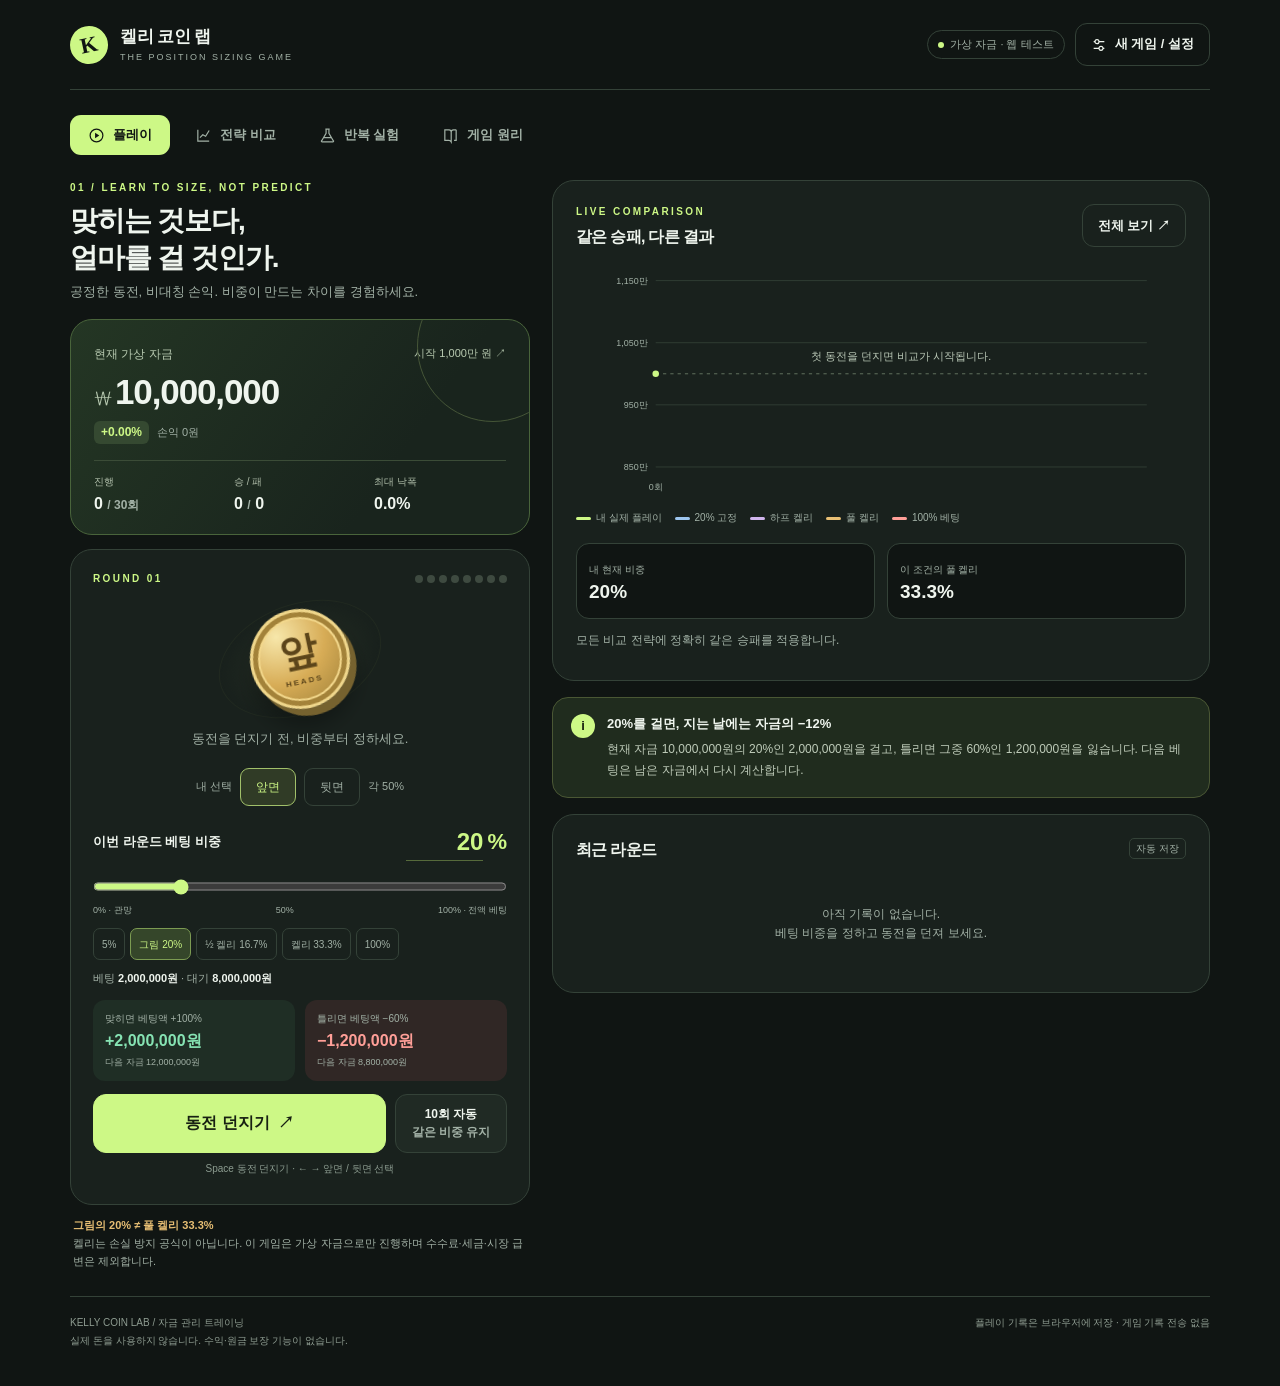
<file: kelly-coin-lab/index.html>
<!doctype html>
<html lang="ko">
<head>
<meta charset="utf-8">
<meta name="viewport" content="width=device-width, initial-scale=1, viewport-fit=cover">
<meta name="theme-color" content="#101513">
<meta name="robots" content="noindex,nofollow">
<meta name="description" content="공정한 동전과 비대칭 손익으로 배우는 켈리 비중. 실제 돈을 사용하지 않는 자금 관리 트레이닝 게임.">
<title>켈리 코인 랩 · 자금 관리 트레이닝</title>
<style>
:root{--bg:#101513;--surface:#19211d;--surface2:#202a24;--line:#344238;--text:#eff5ee;--muted:#a2b1a6;--accent:#cdf886;--green:#86e3b3;--red:#ff9f98;--gold:#e8bf74;--blue:#9dc5ee;--purple:#d0b5ed;--radius:22px;--font:-apple-system,BlinkMacSystemFont,"Apple SD Gothic Neo","Noto Sans KR","Malgun Gothic",sans-serif}
*{box-sizing:border-box}html{scroll-behavior:smooth}body{margin:0;background:var(--bg);color:var(--text);font-family:var(--font);font-size:15px;line-height:1.55;font-variant-numeric:tabular-nums;-webkit-font-smoothing:antialiased}button,input,select{font:inherit}button{cursor:pointer;-webkit-tap-highlight-color:transparent}button:disabled{cursor:not-allowed;opacity:.42}button:focus-visible,input:focus-visible,select:focus-visible,a:focus-visible{outline:3px solid var(--accent);outline-offset:3px}input,select{min-width:0}button{touch-action:manipulation}a{color:var(--accent)}[hidden]{display:none!important}.muted{color:var(--muted)}.up{color:var(--green)!important}.down{color:var(--red)!important}.mono{font-family:ui-monospace,SFMono-Regular,Consolas,monospace}.eyebrow{font-size:10px;font-weight:700;letter-spacing:2.4px;color:var(--accent);text-transform:uppercase}.tiny{font-size:12px;color:var(--muted)}.shell{max-width:1196px;margin:auto;padding:0 28px 36px}.topbar{height:90px;display:flex;align-items:center;justify-content:space-between;gap:12px;border-bottom:1px solid var(--line);margin-bottom:25px}.brand{display:flex;align-items:center;gap:12px}.brand-mark{width:38px;height:38px;border-radius:50%;background:var(--accent);color:var(--bg);display:grid;place-items:center;font:bold 22px Georgia,serif;transform:rotate(-12deg)}.brand-name{font-size:17px;font-weight:800;letter-spacing:-.5px}.brand-sub{font-size:9px;letter-spacing:2px;color:var(--muted)}.top-actions{display:flex;align-items:center;gap:10px}.badge{border:1px solid var(--line);padding:5px 10px;border-radius:30px;color:var(--muted);font-size:11px;white-space:nowrap}.badge i{display:inline-block;width:6px;height:6px;background:var(--accent);border-radius:50%;margin-right:6px}.btn{border:1px solid var(--line);background:var(--surface2);color:var(--text);padding:10px 15px;border-radius:12px;font-size:13px;font-weight:650;display:inline-flex;align-items:center;justify-content:center;gap:8px;min-height:43px}.btn:hover:not(:disabled){border-color:var(--muted);background:#2a372e}.btn svg{width:16px;height:16px}.btn.primary{background:var(--accent);color:#172012;border-color:var(--accent);font-weight:800}.btn.primary:hover:not(:disabled){background:#ddffa6}.btn.ghost{background:transparent}.btn.danger{color:var(--red)}.tabs{display:flex;gap:7px;margin-bottom:25px}.tab{border:0;color:var(--muted);background:transparent;padding:10px 18px;border-radius:11px;font-size:13px;font-weight:700;display:flex;gap:8px;align-items:center}.tab[aria-selected="true"]{background:var(--accent);color:var(--bg)}.tab svg{width:17px;height:17px}.workspace{display:grid;grid-template-columns:minmax(0,460px) minmax(0,1fr);gap:22px;align-items:start}.panel{background:var(--surface);border:1px solid var(--line);border-radius:var(--radius);padding:23px}.panel-head{display:flex;justify-content:space-between;align-items:flex-start;gap:12px;margin-bottom:17px}.panel h2,.panel h3{margin:0;letter-spacing:-.7px}.panel h2{font-size:22px;line-height:1.35}.panel h3{font-size:16px}.panel p{margin:8px 0}.intro{margin:0 0 17px}.intro h1{margin:6px 0 5px;font-size:28px;line-height:1.35;letter-spacing:-1.1px}.intro p{margin:0;color:var(--muted);font-size:13px}.balance-panel{background:linear-gradient(125deg,#243624 0%,#19241d 70%);border-color:#49643b;position:relative;overflow:hidden;padding:21px 23px 17px}.balance-panel:after{content:"";position:absolute;right:-40px;top:-50px;width:150px;height:150px;border:1px solid #455537;border-radius:50%;pointer-events:none}.balance-label{display:flex;justify-content:space-between;align-items:center;color:#b8cab1;font-size:12px}.balance-label button{padding:2px 0;min-height:25px;color:#b8cab1;border:0;background:none;font-size:11px}.balance-value{font-size:35px;font-weight:760;letter-spacing:-1.1px;margin:4px 0 0;line-height:1.25;overflow-wrap:anywhere}.balance-value .won{font-size:19px;font-weight:500;margin-right:4px;color:#b8cab1}.return-line{display:flex;align-items:center;gap:8px;flex-wrap:wrap;font-size:12px;margin-top:7px}.return-pill{color:var(--accent);background:#354931;border-radius:6px;padding:2px 7px;font-weight:750}.stats{display:grid;grid-template-columns:1fr 1fr 1fr;gap:8px;border-top:1px solid #3b4c37;margin-top:16px;padding-top:13px}.stat-label{font-size:10px;color:#b0beaa;margin-bottom:3px}.stat-value{font-size:16px;font-weight:730}.game-panel{margin-top:14px;padding:19px 22px 20px}.round-line{display:flex;justify-content:space-between;align-items:center}.small-label{font-size:11px;color:var(--muted)}.round-dots{display:flex;gap:4px;min-height:20px;align-items:center}.dot{width:8px;height:8px;background:#3e4a40;border-radius:50%}.dot.win{background:var(--green)}.dot.loss{background:var(--red)}.coin-stage{height:140px;display:flex;align-items:center;justify-content:center;position:relative;perspective:700px}.coin-halo{width:168px;height:110px;position:absolute;background:radial-gradient(ellipse,#d2ee8220 0%,#c9e47505 50%,transparent 72%);border:1px solid #404b3033;border-radius:50%;transform:rotate(-20deg)}.coin{width:100px;height:100px;border-radius:50%;border:3px solid #efd68b;background:radial-gradient(circle at 30% 22%,#f7e7aa 0,#d7ac56 49%,#987b35 100%);box-shadow:inset 0 0 0 5px #a38239,inset 0 0 0 7px #f3d88c,5px 8px 0 #76622f,0 17px 25px #0005;display:flex;align-items:center;justify-content:center;flex-direction:column;color:#5c451a;transform:rotate(-12deg);position:relative;will-change:transform}.coin span{font-size:38px;font-weight:800;line-height:1.2}.coin small{font-size:8px;letter-spacing:2px;font-weight:800}.coin[data-face="T"]{background:radial-gradient(circle at 30% 22%,#eee5ce,#b8ad91 65%,#928a76);border-color:#dbd5c4;box-shadow:inset 0 0 0 5px #8f8978,inset 0 0 0 7px #ece6d8,5px 8px 0 #625e54,0 17px 25px #0005;color:#4e4b42}.coin.spinning{animation:flip .72s cubic-bezier(.24,.7,.42,1) both}.coin.fast{animation-duration:.15s}@keyframes flip{0%{transform:translateY(0) rotateY(0) rotate(-12deg)}30%{transform:translateY(-22px) rotateY(540deg) rotate(10deg)}65%{transform:translateY(-9px) rotateY(1080deg) rotate(-8deg)}100%{transform:translateY(0) rotateY(1440deg) rotate(-12deg)}}.outcome{text-align:center;min-height:26px;font-size:13px;color:var(--muted);margin-bottom:13px}.outcome strong{font-weight:750}.side-picker{display:flex;gap:8px;align-items:center;justify-content:center;margin-bottom:17px}.side-btn{background:transparent;border:1px solid var(--line);color:var(--muted);padding:7px 15px;border-radius:9px;font-size:12px;min-height:38px}.side-btn[aria-pressed="true"]{background:#303b26;border-color:#a1c06a;color:var(--accent)}.bet-head{display:flex;justify-content:space-between;align-items:center;gap:10px}.bet-title{font-size:13px;font-weight:750}.bet-editor{display:flex;align-items:center;gap:4px;color:var(--accent);font-size:22px;font-weight:780}.bet-editor input{width:77px;background:none;border:none;border-bottom:1px solid #566a3b;color:var(--accent);font-size:24px;text-align:right;padding:0;outline-offset:1px;border-radius:0;-moz-appearance:textfield}.bet-editor input::-webkit-inner-spin-button{-webkit-appearance:none}.range{width:100%;margin:14px 0 4px;accent-color:var(--accent);height:23px;cursor:pointer}.range-ticks{display:flex;justify-content:space-between;font-size:9px;color:var(--muted)}.presets{display:flex;flex-wrap:wrap;gap:5px;margin-top:10px}.preset{color:var(--muted);background:transparent;border:1px solid var(--line);border-radius:7px;padding:5px 8px;font-size:10px;min-height:32px}.preset.active{background:#35462a;color:var(--accent);border-color:#7c9b52}.bet-caption{font-size:11px;color:var(--muted);margin-top:10px}.bet-caption strong{color:var(--text);font-weight:650}.payoffs{display:grid;grid-template-columns:1fr 1fr;gap:10px;margin:13px 0}.payoff{border-radius:12px;background:#1f2e25;padding:11px 12px}.payoff.loss{background:#302725}.payoff .label{font-size:10px;color:var(--muted)}.payoff .value{font-size:16px;font-weight:750;margin:2px 0}.payoff .note{font-size:9px;color:var(--muted)}.action-row{display:grid;grid-template-columns:1fr 112px;gap:9px}.toss-btn{min-height:51px;font-size:16px;border-radius:13px}.auto-btn{min-height:51px;font-size:12px;flex-direction:column;gap:0}.keyboard-note{text-align:center;font-size:10px;color:#8c9c90;margin:11px 0 0}.risk-note{font-size:11px;line-height:1.6;color:var(--muted);padding:12px 3px 0}.risk-note b{color:var(--gold);font-weight:600}.sidebar{display:flex;flex-direction:column;gap:16px}.callout{padding:16px 18px;border-radius:16px;border:1px solid #4a5734;background:#202c1e;display:flex;gap:12px}.callout .icon{width:24px;height:24px;flex:0 0 24px;background:var(--accent);color:#192110;border-radius:50%;font-size:13px;display:grid;place-items:center;font-weight:850}.callout h3{margin:0 0 4px;font-size:13px}.callout p{margin:0;font-size:12px;line-height:1.75;color:#bfccba}.chart-toolbar{display:flex;gap:8px;align-items:center;flex-wrap:wrap}.chart-toolbar .btn{font-size:11px;min-height:32px;padding:5px 9px}.chart{width:100%;display:block;min-height:120px}.legend{display:flex;flex-wrap:wrap;gap:8px 13px;margin-top:9px}.legend-item{display:flex;align-items:center;gap:5px;font-size:10px;color:var(--muted)}.legend-swatch{width:15px;height:3px;border-radius:2px}.mini-grid{display:grid;grid-template-columns:1fr 1fr;gap:12px;margin-top:17px}.mini-box{background:var(--bg);border:1px solid var(--line);border-radius:13px;padding:12px}.mini-box strong{display:block;font-size:19px;line-height:1.4}.mini-box span{font-size:10px;color:var(--muted)}.completion{background:#293d25;border:1px solid #638444;padding:15px 17px;border-radius:16px;margin-top:14px}.completion h3{font-size:16px;margin:0 0 5px}.completion p{font-size:12px;margin:0 0 9px;color:#d0ddc6}.table-wrap{overflow-x:auto;max-width:100%;-webkit-overflow-scrolling:touch}table{width:100%;border-collapse:collapse;font-size:12px}th{text-align:right;color:var(--muted);font-size:10px;font-weight:500;padding:10px 8px;border-bottom:1px solid var(--line);white-space:nowrap}td{padding:12px 8px;border-bottom:1px solid #2c372e;text-align:right;white-space:nowrap}th:first-child,td:first-child{text-align:left}tbody tr:last-child td{border-bottom:0}.table-strategy{display:flex;align-items:center;gap:7px}.table-dot{width:6px;height:6px;flex:0 0 6px;border-radius:50%}.empty{padding:26px 12px;text-align:center;color:var(--muted);font-size:12px}.wide-page{max-width:100%;display:grid;grid-template-columns:minmax(0,1fr);gap:20px}.page-title{margin:0 0 3px;font-size:28px;letter-spacing:-1px}.page-desc{font-size:13px;color:var(--muted);margin:4px 0 17px}.two-cols{display:grid;grid-template-columns:1fr 1fr;gap:20px;align-items:start}.explainer{color:var(--muted);font-size:12px;line-height:1.85}.explainer strong{color:var(--text)}.form-field{margin-top:16px}.form-field>label{font-size:12px;color:var(--muted);display:block;margin-bottom:7px}.text-input,select{background:var(--bg);border:1px solid var(--line);color:var(--text);border-radius:11px;min-height:45px;padding:10px 12px;width:100%}.form-pair{display:grid;grid-template-columns:1fr 1fr;gap:12px}.form-chips{display:flex;gap:7px;flex-wrap:wrap;margin-top:8px}.form-chips button{min-height:31px;padding:4px 10px;font-size:11px}.info-strip{background:var(--bg);border:1px solid var(--line);border-radius:12px;padding:12px 14px;font-size:12px;color:var(--muted);margin-top:15px}.info-strip strong{color:var(--accent)}.progress-track{height:5px;background:var(--line);border-radius:3px;overflow:hidden;margin:12px 0 5px}.progress-bar{height:100%;background:var(--accent);width:0;transition:width .15s}.lab-summary{display:grid;grid-template-columns:repeat(3,1fr);gap:12px;margin-bottom:16px}.lab-number{background:var(--bg);border-radius:12px;border:1px solid var(--line);padding:13px}.lab-number b{display:block;font-size:21px}.lab-number span{font-size:10px;color:var(--muted)}.math{padding:15px;background:var(--bg);border:1px solid var(--line);border-radius:11px;color:var(--accent);font-size:16px;overflow-x:auto;font-family:ui-monospace,SFMono-Regular,Consolas,monospace}.guide-step{display:flex;gap:12px;margin:18px 0}.guide-step .n{width:24px;height:24px;flex:0 0 24px;border-radius:50%;background:var(--surface2);border:1px solid var(--line);display:grid;place-items:center;color:var(--accent);font-size:11px}.guide-step h4{margin:0 0 5px;font-size:13px}.guide-step p{font-size:12px;color:var(--muted);margin:0;line-height:1.85}.tree{display:grid;grid-template-columns:repeat(4,1fr);gap:8px;margin-top:12px}.tree-cell{background:var(--bg);border:1px solid var(--line);border-radius:11px;text-align:center;padding:12px 3px;font-size:11px;color:var(--muted)}.tree-cell strong{display:block;color:var(--text);font-size:20px;margin:4px 0}.footer{margin-top:26px;padding-top:17px;border-top:1px solid var(--line);font-size:10px;color:#8e9c91;display:flex;justify-content:space-between;gap:12px;line-height:1.8}.mobile-only{display:none}.desktop-only{display:block}.divider{height:1px;background:var(--line);margin:20px 0}.notice{padding:11px 14px;border-left:2px solid var(--gold);background:#302a21;font-size:12px;color:#e4cead;border-radius:0 10px 10px 0;margin-top:12px}.status-badge{font-size:10px;color:var(--muted);border:1px solid var(--line);border-radius:5px;padding:2px 6px}.settings-dialog{padding:0;border:1px solid #576346;border-radius:22px;background:var(--surface);color:var(--text);max-width:460px;width:calc(100% - 30px);max-height:90dvh;overflow:auto;box-shadow:0 30px 90px #0008}.settings-dialog::backdrop{background:#070c09cc;backdrop-filter:blur(5px)}.dialog-content{padding:24px}.dialog-header{display:flex;justify-content:space-between;align-items:center}.dialog-header h2{margin:0;font-size:22px}.close-btn{min-height:34px;width:34px;padding:0;font-size:23px}.dialog-actions{display:flex;gap:10px;margin-top:22px}.dialog-actions .primary{flex:1}.toast{position:fixed;left:50%;bottom:24px;transform:translateX(-50%);background:#e9f4de;color:#162012;border-radius:12px;padding:12px 20px;font-size:13px;font-weight:650;box-shadow:0 6px 30px #0006;z-index:30;max-width:90%;text-align:center}.bar-chart{display:flex;flex-direction:column;gap:14px;margin:14px 0}.bar-item .bar-title{display:flex;align-items:center;justify-content:space-between;font-size:12px;margin-bottom:6px}.bar-bg{height:9px;background:#303a31;border-radius:5px;overflow:hidden}.bar-fill{height:100%;border-radius:5px}.chip-pass{color:var(--green);font-size:11px}.sr-only{position:absolute;width:1px;height:1px;overflow:hidden;clip:rect(0,0,0,0)}.inline-link{background:none;border:0;padding:0;color:var(--accent);font-size:12px;text-decoration:underline;text-underline-offset:3px}.warning-dot{color:var(--gold)}
@media(min-width:800px){#comparePage .chart{max-height:390px}#miniChart{height:235px}.desktop-summary{display:block}}
@media(max-width:799px){.shell{max-width:580px;padding:0 17px 95px}.topbar{height:73px;margin-bottom:19px}.brand-name{font-size:16px}.brand-mark{width:33px;height:33px}.top-actions .badge{display:none}.top-actions .btn{font-size:11px;min-height:36px;padding:7px 11px}.tabs{position:fixed;bottom:0;left:0;right:0;padding:8px 12px calc(8px + env(safe-area-inset-bottom));margin:0;background:#101713f5;backdrop-filter:blur(15px);border-top:1px solid var(--line);justify-content:space-around;z-index:20;border-radius:20px 20px 0 0;gap:0}.tab{flex-direction:column;gap:4px;padding:6px 18px;font-size:10px;border-radius:10px;min-width:66px}.tab svg{width:19px;height:19px}.tab[aria-selected="true"]{background:#2b3e24;color:var(--accent)}.workspace{display:block}.sidebar{display:none}.intro{margin-bottom:15px}.intro h1{font-size:25px}.intro p{font-size:12px}.panel{padding:19px}.balance-panel{padding:18px 20px 15px}.balance-value{font-size:34px}.stats{margin-top:12px;padding-top:11px}.game-panel{padding:16px 18px;margin-top:12px}.coin-stage{height:131px}.coin{width:91px;height:91px}.coin span{font-size:35px}.outcome{font-size:12px;margin-bottom:9px}.side-picker{margin-bottom:12px}.presets{gap:5px}.preset{font-size:10px;padding:5px 7px}.payoff .value{font-size:15px}.two-cols{grid-template-columns:1fr;gap:16px}.page-title{font-size:25px}.page-desc{font-size:12px}.lab-summary{gap:7px}.lab-number{padding:10px 8px}.lab-number b{font-size:17px}.lab-number span{font-size:9px}.panel h2{font-size:21px}.mobile-only{display:block}.desktop-only{display:none}.footer{font-size:9px;display:block}.toast{bottom:95px;font-size:12px}.chart{min-height:165px}.tree{gap:5px}.tree-cell strong{font-size:17px}.tree-cell{font-size:10px}.panel-head{margin-bottom:12px}.wide-page{gap:16px}.keyboard-note{display:none}.risk-note{font-size:10px}.form-pair{gap:9px}.legend{gap:8px 11px}}
@media(max-width:360px){.shell{padding-left:12px;padding-right:12px}.balance-value{font-size:29px}.game-panel{padding:14px}.bet-editor input{width:62px}.preset{font-size:9px}.tab{padding:6px 13px}.payoff .value{font-size:13px}}
@media(prefers-reduced-motion:reduce){*{scroll-behavior:auto!important;transition:none!important;animation-duration:.01ms!important;animation-iteration-count:1!important}}
@media print{body{background:white;color:#18221b}.tabs,.top-actions,.footer,.action-row,.settings-dialog{display:none!important}.shell{max-width:none}.panel{background:white;color:#172018;border:1px solid #777;break-inside:avoid}.workspace{display:block}.sidebar{display:block}.muted,.tiny,.explainer{color:#555}.balance-panel{background:#eef4e7}.balance-value{color:#18221b}}
@media(max-width:799px){
.text-input,select{font-size:16px}
.topbar{height:61px;margin-bottom:13px}.brand-sub{font-size:8px;letter-spacing:1.5px}
.intro{margin:0 0 12px}.intro .eyebrow,.intro p{display:none}.intro h1{font-size:21px;line-height:1.4;margin:0}.intro h1 br{display:none}.intro h1 br:after{content:" "}
.balance-panel{padding:13px 17px 12px}.balance-value{font-size:32px}.balance-label button{min-height:20px}.balance-label{font-size:11px}.return-line{margin-top:5px}.stats{margin-top:10px;padding-top:8px}.stat-value{font-size:15px}.stat-label{font-size:9px;margin-bottom:2px}
.game-panel{padding:13px 16px 14px}.coin-area{display:grid;grid-template-columns:108px minmax(0,1fr);grid-template-rows:1fr 1fr;column-gap:9px;margin:3px 0 10px}.coin-stage{height:110px;grid-row:1/3}.coin-halo{width:111px;height:95px}.coin{width:78px;height:78px}.coin span{font-size:30px}.coin small{font-size:6px}.coin-area .outcome{text-align:left;align-self:end;font-size:12px;min-height:20px;margin:0 0 7px;line-height:1.6}.side-picker{margin:0;align-self:start;gap:6px;justify-content:flex-start;flex-wrap:wrap}.side-picker>.small-label{display:none}.side-btn{padding:5px 13px;min-height:34px;font-size:12px}
.bet-head{min-height:33px}.bet-editor{font-size:21px}.bet-editor input{font-size:22px}.bet-title{font-size:12px}.range{display:block;margin:8px 0 1px;height:22px}.range-ticks{font-size:9px}.presets{margin-top:7px;gap:4px}.preset{padding:5px 6px;font-size:10px;min-height:30px}.bet-caption{margin-top:8px;font-size:10px}.payoffs{margin:10px 0;gap:8px}.payoff{padding:9px 10px}.payoff .label{font-size:9px}.payoff .value{font-size:15px;margin:2px 0}.payoff .note{font-size:9px}.action-row{grid-template-columns:1fr 103px;gap:8px}.toss-btn{min-height:48px;font-size:15px}.auto-btn{min-height:48px;padding:7px 10px}.auto-btn .tiny{font-size:10px}.risk-note{padding-top:8px;font-size:10px}.footer{margin-top:17px}
}
@media(max-width:370px){.intro h1{font-size:19px}.coin-area{grid-template-columns:97px minmax(0,1fr);column-gap:7px}.preset{font-size:9px;padding:5px}.payoff .value{font-size:13px}.balance-value{font-size:30px}.coin{width:74px;height:74px}}
@media(max-width:799px) and (min-height:761px) and (max-height:850px){.topbar{height:56px;margin-bottom:10px}.intro{margin-bottom:10px}.coin-stage{height:92px}.coin-area{margin-bottom:6px}.payoff .note{display:none}.payoffs{margin:8px 0}.game-panel{padding-top:12px;padding-bottom:12px}}
@media(max-width:799px) and (max-height:760px){.intro{display:none}.topbar{height:55px;margin-bottom:12px}.coin-stage{height:88px}.coin-area{margin:0 0 5px}.coin{width:69px;height:69px}.coin span{font-size:26px}.payoff .note{display:none}.game-panel{margin-top:10px}.risk-note{font-size:9px}}
.runtime-notice{max-width:620px;margin:24px auto;padding:22px;border:1px solid #e8bf74;border-radius:16px;background:#302a21;color:#eff5ee;line-height:1.8}
.runtime-notice h1{font-size:19px;margin:0 0 9px}.runtime-notice p{font-size:14px;margin:5px 0}
@media(max-width:799px){
html{scroll-padding-bottom:180px}
.shell{padding-bottom:calc(184px + env(safe-area-inset-bottom,0px));padding-left:max(17px,env(safe-area-inset-left,0px));padding-right:max(17px,env(safe-area-inset-right,0px))}
.tabs{height:calc(72px + env(safe-area-inset-bottom,0px));padding-top:6px;padding-bottom:calc(6px + env(safe-area-inset-bottom,0px));align-items:center}
.action-row{position:fixed;left:0;right:0;bottom:calc(72px + env(safe-area-inset-bottom,0px));z-index:21;margin:0 auto;padding:10px max(17px,env(safe-area-inset-right,0px)) 10px max(17px,env(safe-area-inset-left,0px));background:#101713fa;border-top:1px solid var(--line);box-shadow:0 -8px 24px #0003;backdrop-filter:blur(12px);grid-template-columns:minmax(0,1fr) 110px;gap:9px}
.action-row .btn{min-height:48px}
.toast{bottom:calc(155px + env(safe-area-inset-bottom,0px));pointer-events:none}
.settings-dialog{max-height:calc(100dvh - 24px);scroll-padding-bottom:16px}
.settings-dialog .text-input{font-size:16px}
.side-btn{min-height:40px}.preset{min-height:36px}
.table-wrap{overscroll-behavior-x:contain}
.lab-number,.lab-summary{min-width:0}.lab-number b{overflow-wrap:anywhere}
.runtime-notice{margin:16px;padding:19px}
}
@media(max-width:360px){.shell{padding-left:12px;padding-right:12px}.action-row{padding-left:12px;padding-right:12px;grid-template-columns:minmax(0,1fr) 105px}}
@media(orientation:landscape) and (max-height:500px) and (min-width:800px) and (hover:none){
.shell{max-width:700px;padding-bottom:32px;padding-left:max(22px,env(safe-area-inset-left,0px));padding-right:max(22px,env(safe-area-inset-right,0px))}
.workspace{grid-template-columns:minmax(0,1fr)}.sidebar{display:none}.topbar{height:62px;margin-bottom:12px}.intro{display:none}.tabs{position:sticky;top:0;background:var(--bg);padding:8px 0;z-index:20}.game-panel{margin-top:12px}.coin-stage{height:100px}.two-cols{grid-template-columns:1fr}
}
</style>
</head>
<body>
<noscript><style>.shell{display:none!important}</style></noscript>
<div id="runtimeNotice" class="runtime-notice" role="status"><h1>게임을 실행할 브라우저가 필요합니다.</h1><p>이 안내가 계속 보이면 게임이 실행되지 않은 상태입니다. JavaScript가 허용된 Safari 또는 Chrome에서 이 웹주소를 열어 주세요.</p></div>
<div class="shell">
<header class="topbar">
<div class="brand"><div class="brand-mark" aria-hidden="true">K</div><div><div class="brand-name">켈리 코인 랩</div><div class="brand-sub">THE POSITION SIZING GAME</div></div></div>
<div class="top-actions"><span class="badge"><i></i>가상 자금 · 웹 테스트</span><button class="btn ghost" id="settingsBtn"><svg viewBox="0 0 24 24" fill="none" stroke="currentColor" stroke-width="1.7"><path d="M4 7h16M4 17h16"/><circle cx="9" cy="7" r="3" fill="var(--bg)"/><circle cx="15" cy="17" r="3" fill="var(--bg)"/></svg>새 게임 / 설정</button></div>
</header>
<nav class="tabs" role="tablist" aria-label="게임 메뉴">
<button id="tab-play" class="tab" data-tab="play" role="tab" aria-controls="playPage" aria-selected="true"><svg viewBox="0 0 24 24" fill="none" stroke="currentColor" stroke-width="1.7"><circle cx="12" cy="12" r="9"/><path d="m10 8 6 4-6 4Z" fill="currentColor" stroke="none"/></svg>플레이</button>
<button id="tab-compare" class="tab" data-tab="compare" role="tab" aria-controls="comparePage" aria-selected="false"><svg viewBox="0 0 24 24" fill="none" stroke="currentColor" stroke-width="1.7"><path d="M4 4v16h16M7 15l4-4 4 2 5-8"/></svg>전략 비교</button>
<button id="tab-lab" class="tab" data-tab="lab" role="tab" aria-controls="labPage" aria-selected="false"><svg viewBox="0 0 24 24" fill="none" stroke="currentColor" stroke-width="1.7"><path d="M9 3h6m-5 0v6l-6 10a1 1 0 0 0 1 2h14a1 1 0 0 0 1-2L14 9V3M7 15h10"/></svg>반복 실험</button>
<button id="tab-guide" class="tab" data-tab="guide" role="tab" aria-controls="guidePage" aria-selected="false"><svg viewBox="0 0 24 24" fill="none" stroke="currentColor" stroke-width="1.7"><path d="M4 4h6a3 3 0 0 1 3 3v14a4 4 0 0 0-4-2H4Zm16 0h-4a3 3 0 0 0-3 3M20 4v15h-3"/></svg>게임 원리</button>
</nav>
<section id="playPage" role="tabpanel" aria-labelledby="tab-play">
<div class="workspace"><div>
<div class="intro"><div class="eyebrow">01 / Learn to size, not predict</div><h1>맞히는 것보다, <br>얼마를 걸 것인가.</h1><p>공정한 동전, 비대칭 손익. 비중이 만드는 차이를 경험하세요.</p></div>
<div class="panel balance-panel">
<div class="balance-label"><span>현재 가상 자금</span><button id="seedBtn" title="시작 자금 변경">시작 <span id="initialLabel">1,000만 원</span> ↗</button></div>
<div class="balance-value"><span class="won">₩</span><span id="balance">10,000,000</span></div>
<div class="return-line"><span class="return-pill" id="returnPct">+0.00%</span><span class="small-label" id="netProfit">손익 0원</span></div>
<div class="stats"><div><div class="stat-label">진행</div><div class="stat-value" id="roundStat">0 <span class="tiny">/ 30회</span></div></div><div><div class="stat-label">승 / 패</div><div class="stat-value" id="winLossStat">0 <span class="tiny">/</span> 0</div></div><div><div class="stat-label">최대 낙폭</div><div class="stat-value" id="mddStat">0.0%</div></div></div>
</div>
<div class="panel game-panel">
<div class="round-line"><span class="eyebrow" id="roundTitle">ROUND 01</span><div class="round-dots" id="roundDots" aria-label="최근 12회 승패"></div></div>
<div class="coin-area"><div class="coin-stage" aria-hidden="true"><div class="coin-halo"></div><div class="coin" id="coin" data-face="H"><span id="coinFace">앞</span><small id="coinFaceEN">HEADS</small></div></div>
<div class="outcome" id="outcome" aria-live="polite">동전을 던지기 전, 비중부터 정하세요.</div>
<div class="side-picker"><span class="small-label">내 선택</span><button class="side-btn" data-side="H" aria-pressed="true">앞면</button><button class="side-btn" data-side="T" aria-pressed="false">뒷면</button><span class="small-label">각 50%</span></div></div>
<div class="bet-head"><label class="bet-title" for="betInput">이번 라운드 베팅 비중</label><div class="bet-editor"><input id="betInput" type="number" min="0" max="100" step="0.1" value="20" inputmode="decimal" aria-label="베팅 비중 퍼센트"><span>%</span></div></div>
<input class="range" id="betRange" type="range" min="0" max="100" step="0.1" value="20" aria-label="베팅 비중 조절">
<div class="range-ticks"><span>0% · 관망</span><span>50%</span><span>100% · 전액 베팅</span></div>
<div class="presets" id="presets"></div>
<div class="bet-caption">베팅 <strong id="stakeLabel">2,000,000원</strong> <span aria-hidden="true">·</span> 대기 <strong id="reserveLabel">8,000,000원</strong></div>
<div class="payoffs"><div class="payoff"><div class="label">맞히면 <span id="winRateLabel">베팅액 +100%</span></div><div class="value up" id="winAmount">+2,000,000원</div><div class="note" id="winTotal">다음 자금 12,000,000원</div></div><div class="payoff loss"><div class="label">틀리면 <span id="lossRateLabel">베팅액 −60%</span></div><div class="value down" id="lossAmount">−1,200,000원</div><div class="note" id="lossTotal">다음 자금 8,800,000원</div></div></div>
<div class="action-row"><button class="btn primary toss-btn" id="tossBtn"><span>동전 던지기</span><span aria-hidden="true">↗</span></button><button class="btn auto-btn" id="autoBtn"><span id="autoLabel">10회 자동</span><span class="tiny" id="autoSub">같은 비중 유지</span></button></div>
<p class="keyboard-note">Space 동전 던지기 · ← → 앞면 / 뒷면 선택</p>
</div>
<div class="completion" id="completion" hidden><h3 id="completeTitle">훈련을 마쳤습니다.</h3><p id="completeDesc"></p><button class="btn primary" id="viewReportBtn">결과 비교하기</button></div>
<div class="risk-note"><b id="kellyInline">그림의 20% ≠ 풀 켈리 33.3%</b><br>켈리는 손실 방지 공식이 아닙니다. 이 게임은 가상 자금으로만 진행하며 수수료·세금·시장 급변은 제외합니다.</div>
</div><aside class="sidebar">
<div class="panel"><div class="panel-head"><div><div class="eyebrow">LIVE COMPARISON</div><h3 style="margin-top:5px">같은 승패, 다른 결과</h3></div><button class="btn ghost" id="expandCompareBtn">전체 보기 ↗</button></div><svg id="miniChart" class="chart" viewBox="0 0 700 290" role="img" aria-label="전략별 자금 추이"></svg><div class="legend" id="miniLegend"></div><div class="mini-grid"><div class="mini-box"><span>내 현재 비중</span><strong id="myBetStat">20%</strong></div><div class="mini-box"><span>이 조건의 풀 켈리</span><strong id="kellyStat">33.3%</strong></div></div><p class="tiny" style="margin-top:12px">모든 비교 전략에 정확히 같은 승패를 적용합니다.</p></div>
<div class="callout"><div class="icon">i</div><div><h3>20%를 걸면, 지는 날에는 −12%</h3><p id="quickTip">자금 1,000만 원의 20%인 200만 원을 걸고, 그중 60%인 120만 원을 잃습니다. 다음 베팅은 남은 자금에서 다시 계산합니다.</p></div></div>
<div class="panel"><div class="panel-head"><h3>최근 라운드</h3><span class="status-badge">자동 저장</span></div><div id="recentLog"></div></div>
</aside></div>
</section>
<section id="comparePage" role="tabpanel" aria-labelledby="tab-compare" hidden>
<div class="eyebrow">02 / SAME OUTCOMES, DIFFERENT SIZING</div><h1 class="page-title">승패는 같아도, 자금은 다릅니다.</h1><p class="page-desc">내가 실제로 선택한 비중과 고정 비중 전략을 같은 승패 경로에서 비교합니다.</p>
<div class="wide-page"><div class="panel"><div class="panel-head"><div><h3>누적 자금 추이</h3><div class="tiny" id="comparisonSubtitle">0회 진행 · 시작 1,000만 원</div></div><div class="chart-toolbar"><button class="btn ghost" id="scaleBtn" aria-pressed="false">로그 축 켜기</button><button class="btn ghost" id="exportBtn">기록 CSV</button></div></div><svg id="fullChart" class="chart" viewBox="0 0 700 290" role="img" aria-label="내 전략과 켈리 등 5가지 전략의 전체 자금 추이"></svg><div class="legend" id="fullLegend"></div><p class="tiny" id="axisNote">세로축: 가상 자금 · 가로축: 라운드 · 점선: 시작 자금</p></div>
<div class="panel"><div class="panel-head"><h3>전략별 성적</h3><span class="tiny">수수료·세금 없음</span></div><div class="table-wrap"><table><thead><tr><th>전략</th><th>베팅 비중</th><th>최종 자금</th><th>수익률</th><th>최대 낙폭</th></tr></thead><tbody id="comparisonBody"></tbody></table></div><div class="info-strip">켈리는 <strong>장기 기대 로그 성장률</strong>을 최적화합니다. 한 번의 훈련에서 가장 높은 최종 자금을 보장하지 않습니다.</div></div>
<div class="panel"><div class="panel-head"><h3>모든 거래 기록</h3><span class="tiny" id="logCount">0회</span></div><div class="table-wrap" id="fullLog"></div></div></div>
</section>
<section id="labPage" role="tabpanel" aria-labelledby="tab-lab" hidden>
<div class="eyebrow">03 / MONTE CARLO LAB</div><h1 class="page-title">한 번의 행운을, 실력으로 착각하지 않기.</h1><p class="page-desc">여러 승패 경로를 반복해 결과의 분포를 확인합니다. 실제 게임 기록은 바뀌지 않습니다.</p>
<div class="two-cols"><div class="panel"><h2>반복 시뮬레이션</h2><p class="explainer">내 <strong>현재 비중을 고정</strong>한 전략과 20%, 하프 켈리, 풀 켈리, 100% 베팅을 비교합니다. 각 실험에서는 모든 전략이 같은 동전 결과를 공유합니다.</p>
<div class="form-pair"><div class="form-field"><label for="labRounds">한 실험의 라운드</label><select id="labRounds"><option value="10">10회</option><option value="30" selected>30회</option><option value="100">100회</option><option value="300">300회</option></select></div><div class="form-field"><label for="labRuns">반복할 실험 수</label><select id="labRuns"><option value="1000">1,000개 경로</option><option value="5000" selected>5,000개 경로</option><option value="10000">10,000개 경로</option></select></div></div>
<div class="form-field"><label for="randomSeed">재현용 난수 키 <span class="tiny">· 시작 자금과 다릅니다</span></label><input class="text-input mono" id="randomSeed" value="kelly-lab-2026" maxlength="80" autocomplete="off"></div>
<div class="info-strip" id="labConfig">시작 1,000만 원 · 내 비중 20% · 승률 50%<br>베팅액 기준 +100% / −60%</div>
<button class="btn primary" id="runLabBtn" style="width:100%;margin-top:18px;min-height:49px">5,000개 경로 실험하기 ↗</button><div id="labProgress" hidden><div class="progress-track"><div class="progress-bar" id="labProgressBar"></div></div><div class="tiny" id="labProgressText">계산 준비 중…</div></div>
<p class="tiny" style="margin-top:13px">동일한 설정과 난수 키는 동일한 결과를 만듭니다. 확률 수치는 유한한 표본에서 추정한 값이며 보장값이 아닙니다.</p>
</div><div class="panel"><h3>먼저 확인할 것</h3><div class="guide-step"><span class="n">1</span><div><h4>평균과 중앙값은 다릅니다.</h4><p>몇 번의 큰 성공이 평균을 끌어올릴 수 있습니다. 가운데 결과인 중앙값도 함께 보세요.</p></div></div><div class="guide-step"><span class="n">2</span><div><h4>최종 원금 손실 확률</h4><p>설정한 라운드를 끝냈을 때 시작 자금보다 적게 남은 경로의 비율입니다. 중간의 손실과는 다른 지표입니다.</p></div></div><div class="guide-step"><span class="n">3</span><div><h4>도중에 원금 90%를 잃는 경험</h4><p>한 번이라도 자금이 시작 금액의 10% 이하로 떨어진 경로의 비율입니다. 마지막에 회복했어도 포함됩니다.</p></div></div><div class="notice">베팅 비중 100%는 틀릴 때 자금의 60%를 잃는 조건입니다. 기본 게임에서 한 번의 패배가 곧 전액 소멸은 아닙니다.</div></div></div>
<div id="labResults" class="wide-page" style="margin-top:20px" hidden></div>
</section>
<section id="guidePage" role="tabpanel" aria-labelledby="tab-guide" hidden>
<div class="eyebrow">04 / THE MATH BEHIND THE GAME</div><h1 class="page-title">이미지의 규칙을 정확히 옮겼습니다.</h1><p class="page-desc">그림의 20% 비중과 켈리 최적 비중은 다릅니다. 아래 설명은 기본 조건 기준입니다.</p>
<div class="two-cols"><div class="panel"><h2>100이 88 또는 120이 되는 이유</h2><div class="guide-step"><span class="n">1</span><div><h4>현재 자금의 20%를 베팅합니다.</h4><p>100 중 20을 걸고 80은 남겨 둡니다. ‘시드’는 시작 자금이고, 매회 비중의 분모는 <strong>현재 남은 전체 자금</strong>입니다.</p></div></div><div class="guide-step"><span class="n">2</span><div><h4>맞히면 베팅액의 100%를 더 받습니다.</h4><p>80 + 원래 베팅액 20 + 순이익 20 = <strong>120</strong>. 베팅액 기준 +100%는 자금 전체 기준 +20%입니다.</p></div></div><div class="guide-step"><span class="n">3</span><div><h4>틀리면 베팅액의 60%를 잃습니다.</h4><p>80 + 베팅액의 잔존분 8 = <strong>88</strong>. 베팅액 기준 −60%는 자금 전체 기준 −12%입니다.</p></div></div><div class="tree"><div class="tree-cell">패 → 패<strong class="down">77.44</strong>25%</div><div class="tree-cell">패 → 승<strong>105.6</strong>25%</div><div class="tree-cell">승 → 패<strong>105.6</strong>25%</div><div class="tree-cell">승 → 승<strong>144</strong>25%</div></div><p class="tiny">독립적인 공정한 동전 2회 기준. 원금 손실은 4개 경로 중 1개(25%). 그림의 77.4는 77.44를 소수 첫째 자리로 표시한 값입니다.</p><button class="btn" id="defaultGameBtn" style="margin-top:12px">그림 조건 · 20%로 새 게임</button></div>
<div class="panel"><h2>이 게임의 풀 켈리는 33.3%</h2><p class="explainer">승리확률 p, 베팅액의 순이익률 A, 베팅액의 손실률 L, 현재 자금에서 베팅할 비중 f를 사용합니다.</p><div class="math">g(f) = p·ln(1 + A·f)<br>　　 + (1−p)·ln(1 − L·f)</div><p class="explainer">위 기대 로그 성장률을 최대화하면, 레버리지와 공매도 없이 가능한 범위 0~100% 안에서 다음 비중이 나옵니다.</p><div class="math">f* = p/L − (1−p)/A<br><span style="color:var(--muted);font-size:12px">기본값: p=0.5, A=1, L=0.6</span><br>f* = 0.3333… = 33.33…%</div><div class="info-strip">풀 켈리 <strong>33.33…%</strong> · 하프 켈리 <strong>16.66…%</strong><br>그림 속 고정 베팅 <strong>20%</strong></div><p class="explainer">기본 조건에서는 실제로 위험에 노출되는 원금 손실 비중이 <strong>33.33…% × 60% = 20%</strong>입니다. 베팅 비중과 위험에 노출되는 금액의 비중을 혼동하지 마세요.</p><p class="explainer">내부 계산은 화면 반올림 전 값을 사용하고 표시만 반올림합니다. 기본 이미지와 달리 손익 조건을 변경하면 켈리 비중도 다시 계산합니다.</p></div>
<div class="panel"><h3>이 게임으로 연습할 것</h3><div class="guide-step"><span class="n">1</span><div><h4>연패 뒤에 비중을 키우고 싶어지는 순간 관찰하기</h4><p>현재 자금의 일정 비율을 걸면 자금이 줄 때 베팅 금액도 줄어듭니다. 손실을 만회하려고 비중을 바꾸는 경우의 경로를 비교해 보세요.</p></div></div><div class="guide-step"><span class="n">2</span><div><h4>똑같은 결과에서 비중만 바꾸기</h4><p>전략 비교 화면은 내 승패를 그대로 사용합니다. 서로 다른 동전을 던져 얻은 결과로 전략의 우열을 판단하지 않습니다.</p></div></div><div class="guide-step"><span class="n">3</span><div><h4>한 판의 성적과 장기적인 분포 구분하기</h4><p>반복 실험에서 중앙값·최종 원금 손실·90% 원금 손실 경험을 함께 봅니다. 한 번의 높은 수익을 미래의 보장 수익으로 읽지 않습니다.</p></div></div></div>
<div class="panel"><h3>한계와 계산 기준</h3><p class="explainer">이것은 <strong>실제 돈·거래소·지갑에 연결되지 않는 교육용 모형</strong>입니다. 승패는 독립적이며 각 50%로 고정됩니다. 앞면과 뒷면 중 어느 것을 선택해도 기대 승률은 같습니다.</p><p class="explainer">실제 투자에서는 승률·손익이 고정되어 있지 않고, 수수료·세금·유동성·급락·상관관계 등이 존재합니다. 게임에서 얻은 켈리 비중을 실제 코인 투자에 그대로 적용하지 마세요.</p><p class="explainer">최대 낙폭(MDD) = 과거 최고 자금 대비 이후 하락률 중 최댓값입니다. 내부 금액은 소수점을 유지하고, 원 단위 표시는 반올림합니다. 1원 미만의 양수 자금은 ‘1원 미만’으로 표시하며 자동 파산 처리하지 않습니다.</p><p class="explainer">일반 플레이는 브라우저의 난수 API를 사용합니다. 반복 실험은 난수 키 기반 의사난수로 재현 가능합니다. 웹페이지를 연 뒤 게임 계산은 이 브라우저에서 실행됩니다. 기록은 가능한 경우 이 브라우저 안에만 저장됩니다.</p><div class="divider"></div><p class="tiny">수학적 배경: E. Busseti, E. Ryu, S. Boyd (2016), <a href="https://web.stanford.edu/~boyd/papers/kelly.html" target="_blank" rel="noopener noreferrer">Risk-Constrained Kelly Gambling</a>. 기대 로그 성장과 낙폭 위험은 서로 다른 기준입니다. 여기서는 논문의 위험제약 최적화가 아니라 기본 켈리와 분수 켈리를 구현합니다.</p><p class="tiny">v1.1-web · 2026-09-28 · 최대 300회/게임 · 가상 실험 전용</p></div></div>
</section>
<footer class="footer"><span>KELLY COIN LAB / 자금 관리 트레이닝<br>실제 돈을 사용하지 않습니다. 수익·원금 보장 기능이 없습니다.</span><span id="storageNote">플레이 기록은 브라우저에 저장 · 게임 기록 전송 없음</span></footer>
</div>
<dialog id="settingsDialog" class="settings-dialog" aria-labelledby="settingsTitle"><form id="settingsForm" class="dialog-content"><div class="dialog-header"><h2 id="settingsTitle">내 자금으로 시작하기</h2><button type="button" class="btn ghost close-btn" id="closeSettingsBtn" aria-label="설정 닫기">×</button></div><p class="tiny">시작하면 이전 플레이 기록이 초기화됩니다. 기록이 필요하면 먼저 ‘전략 비교 → 기록 CSV’로 저장하세요.</p><div class="form-field"><label for="initialInput">시작 자금 (원)</label><input class="text-input" id="initialInput" type="number" value="10000000" min="1" max="1000000000000" step="1" required inputmode="numeric"><div class="tiny" id="initialHint" style="margin-top:6px">1,000만 원</div><div class="form-chips"><button type="button" class="btn ghost" data-capital="1000000">100만 원</button><button type="button" class="btn ghost" data-capital="10000000">1,000만 원</button><button type="button" class="btn ghost" data-capital="100000000">1억 원</button></div></div><div class="form-pair"><div class="form-field"><label for="goalInput">목표 라운드 (1~300)</label><input class="text-input" id="goalInput" type="number" value="30" min="1" max="300" step="1" required inputmode="numeric"></div><div class="form-field"><label for="startBetInput">첫 베팅 비중 (%)</label><input class="text-input" id="startBetInput" type="number" value="20" min="0" max="100" step="any" required inputmode="decimal"></div></div><div class="form-pair"><div class="form-field"><label for="winInput">승리 순이익 / 베팅액 (%)</label><input class="text-input" id="winInput" type="number" value="100" min="1" max="500" step="0.1" required inputmode="decimal"></div><div class="form-field"><label for="lossInput">패배 손실 / 베팅액 (%)</label><input class="text-input" id="lossInput" type="number" value="60" min="1" max="100" step="0.1" required inputmode="decimal"></div></div><div class="info-strip" id="settingsKelly">동전 승률 50% 고정 · 계산된 풀 켈리 33.33%</div><div class="form-chips"><button type="button" class="btn ghost" id="resetConditionsBtn">그림 조건으로 되돌리기</button></div><div class="dialog-actions"><button type="button" class="btn ghost" id="cancelSettingsBtn">취소</button><button type="submit" class="btn primary">이 설정으로 새 게임 ↗</button></div></form></dialog>
<div class="toast" id="toast" role="status" hidden></div>
<script>
'use strict';
(() => {
const $ = id => document.getElementById(id);
const $$ = q => [...document.querySelectorAll(q)];
const STORE = 'kelly-coin-lab-v1';
const DEFAULT = {initial:10000000,goal:30,a:1,l:0.6};
const COLORS=['#cdf886','#9dc5ee','#d0b5ed','#e8bf74','#ff9f98'];
const nf=new Intl.NumberFormat('ko-KR',{maximumFractionDigits:0});
let cfg={...DEFAULT}, fraction=.2, side='H', records=[], balance=cfg.initial, peak=balance, mdd=0;
let activeTab='play', busy=false, auto=false, autoLeft=0, autoToken=0, labBusy=false, logScale=false, toastTimer;
let bench=[], allCurves=[], totalWins=0, lossStreak=0, maxStreak=0;
const clamp=(v,lo,hi)=>Math.max(lo,Math.min(hi,v));
function kelly(c=cfg){return clamp(.5/c.l-.5/c.a,0,1);}
function fmtN(n){if(!Number.isFinite(n))return '표시 범위 초과';if(n>0&&n<1)return '1 미만';if(Math.abs(n)>=1e15)return n.toExponential(3);return nf.format(n);}
function money(n){if(n>0&&n<1)return '1원 미만';return fmtN(n)+'원';}
function signMoney(n){return (n>0?'+':n<0?'−':'')+money(Math.abs(n));}
function pct(n,d=2){if(!Number.isFinite(n))return '—';if(Math.abs(n)>=1e7)return (n>=0?'+':'')+n.toExponential(2)+'%';return (n>=0?'+':'−')+Math.abs(n).toFixed(d)+'%';}
function pc(n,d=1){return (n*100).toFixed(d).replace(/\.0$/,'')+'%';}
function short(n){const abs=Math.abs(n);if(abs>=1e16)return n.toExponential(1);if(abs>=1e12)return (n/1e12).toLocaleString('ko-KR',{maximumFractionDigits:1})+'조';if(abs>=1e8)return (n/1e8).toLocaleString('ko-KR',{maximumFractionDigits:1})+'억';if(abs>=1e4)return (n/1e4).toLocaleString('ko-KR',{maximumFractionDigits:1})+'만';return fmtN(n);}
function escape(s){return String(s).replace(/[&<>"']/g,c=>({'&':'&amp;','<':'&lt;','>':'&gt;','"':'&quot;',"'":'&#39;'}[c]));}
function toast(s){$('toast').textContent=s;$('toast').hidden=false;clearTimeout(toastTimer);toastTimer=setTimeout(()=>$('toast').hidden=true,3300);}
function strategyDefs(f=fraction,c=cfg,lab=false){const k=kelly(c);return [{key:'me',name:lab?'내 현재 비중 (고정)':'내 실제 플레이',f,color:COLORS[0]},{key:'twenty',name:'20% 고정',f:.2,color:COLORS[1]},{key:'half',name:'하프 켈리',f:k/2,color:COLORS[2]},{key:'full',name:'풀 켈리',f:k,color:COLORS[3]},{key:'all',name:'100% 베팅',f:1,color:COLORS[4]}];}
function initBench(){bench=strategyDefs().slice(1).map(d=>({...d,value:cfg.initial,peak:cfg.initial,mdd:0,curve:[cfg.initial]}));}
function save(){try{localStorage.setItem(STORE,JSON.stringify({v:1,cfg,fraction,side,records:records.map(r=>({f:r.f,face:r.face,side:r.side}))}));}catch(e){$('storageNote').textContent='이 브라우저에서는 자동 저장을 사용할 수 없습니다. CSV로 기록을 보관하세요.';}}
function validCfg(c){return c&&Number.isFinite(c.initial)&&c.initial>=1&&c.initial<=1e12&&Number.isInteger(c.goal)&&c.goal>=1&&c.goal<=300&&Number.isFinite(c.a)&&c.a>=.01&&c.a<=5&&Number.isFinite(c.l)&&c.l>=.01&&c.l<=1;}
function restore(){try{const s=JSON.parse(localStorage.getItem(STORE)||'null');if(!s||s.v!==1||!validCfg(s.cfg)||!Number.isFinite(s.fraction)||s.fraction<0||s.fraction>1||!['H','T'].includes(s.side)||!Array.isArray(s.records)||s.records.length>s.cfg.goal)return false;
if(!s.records.every(r=>Number.isFinite(r.f)&&r.f>=0&&r.f<=1&&['H','T'].includes(r.face)&&['H','T'].includes(r.side)))return false;
cfg={...s.cfg};fraction=s.fraction;side=s.side;balance=cfg.initial;peak=balance;mdd=0;records=[];initBench();for(const r of s.records)applyOutcome(r.face,r.side,r.f);return records.length>0;
}catch(e){return false;}}
function applyOutcome(face,chosen,f){const win=face===chosen,before=balance,stake=before*f,delta=stake*(win?cfg.a:-cfg.l);balance=Math.max(0,before+delta);peak=Math.max(peak,balance);mdd=Math.max(mdd,peak>0?1-balance/peak:0);totalWins+=win?1:0;lossStreak=win?0:lossStreak+1;maxStreak=Math.max(maxStreak,lossStreak);records.push({round:records.length+1,face,side:chosen,win,f,before,stake,delta,after:balance,mdd});for(const b of bench){b.value=Math.max(0,b.value*(1+b.f*(win?cfg.a:-cfg.l)));b.peak=Math.max(b.peak,b.value);b.mdd=Math.max(b.mdd,b.peak>0?1-b.value/b.peak:0);b.curve.push(b.value);}}
function finished(){return records.length>=cfg.goal||balance===0;}
function setFraction(f,doSave=true){fraction=clamp(f,0,1);$('betInput').value=+(fraction*100).toFixed(4);$('betRange').value=fraction*100;renderBet();if(doSave)save();}
function renderPresets(){const k=kelly();const presets=[{label:'5%',f:.05},{label:'그림 20%',f:.2},{label:'½ 켈리 '+pc(k/2),f:k/2},{label:'켈리 '+pc(k),f:k},{label:'100%',f:1}];$('presets').innerHTML=presets.map(x=>`<button class="preset ${Math.abs(x.f-fraction)<1e-8?'active':''}" data-f="${x.f}" ${busy||auto?'disabled':''}>${x.label}</button>`).join('');}
function renderBet(){const b=balance*fraction;renderPresets();$('stakeLabel').textContent=money(b);$('reserveLabel').textContent=money(balance-b);$('winRateLabel').textContent='베팅액 +'+pc(cfg.a);$('lossRateLabel').textContent='베팅액 −'+pc(cfg.l);$('winAmount').textContent=signMoney(b*cfg.a);$('lossAmount').textContent=signMoney(-b*cfg.l);$('winTotal').textContent='다음 자금 '+money(balance+b*cfg.a);$('lossTotal').textContent='다음 자금 '+money(Math.max(0,balance-b*cfg.l));$('myBetStat').textContent=pc(fraction);$('kellyStat').textContent=pc(kelly());$('kellyInline').textContent=(cfg.a===1&&cfg.l===.6?'그림의 20% ≠ 풀 켈리 ':'이 조건의 풀 켈리 ')+pc(kelly());$('labConfig').innerHTML=`시작 ${short(cfg.initial)} 원 · 내 비중 <strong>${pc(fraction)}</strong> · 승률 50%<br>베팅액 기준 +${pc(cfg.a)} / −${pc(cfg.l)}`;
$('quickTip').textContent=`현재 자금 ${money(balance)}의 ${pc(fraction)}인 ${money(b)}을 걸고, 틀리면 그중 ${pc(cfg.l)}인 ${money(b*cfg.l)}을 잃습니다. 다음 베팅은 남은 자금에서 다시 계산합니다.`;
const calloutTitle=$('quickTip').previousElementSibling;calloutTitle.textContent=`${pc(fraction)}를 걸면, 지는 날에는 자금의 −${pc(fraction*cfg.l)}`;
}
function renderLocks(){const lock=busy||auto||labBusy;['betInput','betRange'].forEach(id=>$(id).disabled=lock);$$('.side-btn').forEach(b=>b.disabled=lock);$$('.preset').forEach(b=>b.disabled=lock);['settingsBtn','seedBtn','defaultGameBtn'].forEach(id=>$(id).disabled=lock);$('tossBtn').disabled=lock||finished();$('autoBtn').disabled=(!auto&&busy)||labBusy||(!auto&&finished());$('autoLabel').textContent=auto?'자동 중지':'10회 자동';$('autoSub').textContent=auto?`${autoLeft}회 남음`:'같은 비중 유지';$('runLabBtn').disabled=labBusy||busy||auto;['labRounds','labRuns','randomSeed'].forEach(id=>$(id).disabled=labBusy);}
function showResult(){const r=records.at(-1);if(!r){$('outcome').textContent='동전을 던지기 전, 비중부터 정하세요.';$('coinFace').textContent='앞';$('coinFaceEN').textContent='HEADS';$('coin').dataset.face='H';return;}const face=r.face==='H'?'앞':'뒤';$('coinFace').textContent=face;$('coinFaceEN').textContent=r.face==='H'?'HEADS':'TAILS';$('coin').dataset.face=r.face;$('outcome').innerHTML=`${face}면 · <strong class="${r.win?'up':'down'}">${r.win?'승리':'패배'} ${signMoney(r.delta)}</strong>${r.f===0?' · 관망':''}`;}
function render(){$('balance').textContent=fmtN(balance);$('initialLabel').textContent=short(cfg.initial)+' 원';const ret=(balance/cfg.initial-1)*100;$('returnPct').textContent=pct(ret);$('returnPct').classList.toggle('down',ret<0);$('netProfit').textContent='손익 '+signMoney(balance-cfg.initial);$('roundStat').innerHTML=`${records.length} <span class="tiny">/ ${cfg.goal}회</span>`;$('winLossStat').innerHTML=`${totalWins} <span class="tiny">/</span> ${records.length-totalWins}`;$('mddStat').textContent=(mdd*100).toFixed(1)+'%';$('mddStat').classList.toggle('down',mdd>.2);$('roundTitle').textContent=finished()?'SESSION COMPLETE':'ROUND '+String(records.length+1).padStart(2,'0');$('roundDots').innerHTML=(records.length?records.slice(-12):Array.from({length:8},()=>null)).map(r=>`<span class="dot ${r?r.win?'win':'loss':''}" ${r?`title="${r.round}회 ${r.win?'승':'패'}"`:''}></span>`).join('');$$('.side-btn').forEach(b=>b.setAttribute('aria-pressed',String(b.dataset.side===side)));$('completion').hidden=!finished();if(finished()){$('completeTitle').textContent=balance===0?'자금이 소진되었습니다.':`${records.length}회 훈련을 마쳤습니다.`;$('completeDesc').textContent=`수익률 ${pct(ret)} · 최대 낙폭 ${(mdd*100).toFixed(1)}% · 최대 ${maxStreak}연패. 같은 승패에서 다른 비중은 어땠는지 비교해 보세요.`;}
$('betInput').value=+(fraction*100).toFixed(4);$('betRange').value=fraction*100;renderBet();showResult();renderComparison();renderLogs();renderLocks();}
function curveData(){return [{name:'내 실제 플레이',key:'me',color:COLORS[0],f:fraction,value:balance,mdd,curve:[cfg.initial,...records.map(r=>r.after)]},...bench];}
function makeChart(el,curves,log=false){const small=window.innerWidth<800,W=small?380:700,H=small?245:290,L=small?60:72,R=small?14:22,T=18,B=42,iw=W-L-R,ih=H-T-B;el.setAttribute('viewBox',`0 0 ${W} ${H}`);const values=curves.flatMap(c=>c.curve);let mx=Math.max(cfg.initial,...values),mn=Math.min(cfg.initial,...values);const floor=cfg.initial*1e-9;
let tr=v=>v,top,bottom;if(log){tr=v=>Math.log10(Math.max(v,floor));top=tr(mx)+.09;bottom=Math.min(tr(mn),tr(cfg.initial))-.09;if(top-bottom<.3){top+=.15;bottom-=.15;}}else{top=mx*1.10;bottom=Math.max(0,mn-(mx-mn)*.15);if(mx===mn){top=mx*1.15;bottom=mx*.85;}if(top===bottom)top=bottom+1;}
const y=v=>T+ih*(1-(tr(v)-bottom)/(top-bottom));const maxN=Math.max(1,records.length);const x=i=>L+iw*i/maxN;let s=`<title>전략별 가상 자금. ${records.length}회 진행</title>`;
for(let i=0;i<4;i++){let tv=bottom+(top-bottom)*i/3,raw=log?Math.pow(10,tv):tv,yy=T+ih*(1-i/3);s+=`<line x1="${L}" y1="${yy}" x2="${W-R}" y2="${yy}" stroke="#344238" stroke-width="1"/><text x="${L-10}" y="${yy+4}" text-anchor="end" fill="#a2b1a6" font-size="11">${escape(short(raw))}</text>`;}
let iy=y(cfg.initial);s+=`<line x1="${L}" y1="${iy}" x2="${W-R}" y2="${iy}" stroke="#71836c" stroke-width="1" stroke-dasharray="4 5"/>`;
const ticks=[...new Set([0,Math.floor(records.length/2),records.length])];for(const i of ticks)s+=`<text x="${x(i)}" y="${H-13}" fill="#a2b1a6" font-size="11" text-anchor="middle">${i}회</text>`;
for(const c of [...curves.slice(1),curves[0]]){const d=c.curve.map((v,i)=>`${i?'L':'M'}${x(i).toFixed(2)},${y(v).toFixed(2)}`).join(' ');s+=`<path d="${d}" fill="none" stroke="${c.color}" stroke-width="${c.key==='me'?3.1:1.8}" ${c.key==='all'?'stroke-dasharray="5 5"':''} stroke-linecap="round" stroke-linejoin="round" opacity="${c.key==='me'?1:.83}"/>`;if(c.key==='me')s+=`<circle cx="${x(c.curve.length-1)}" cy="${y(c.value)}" r="4" fill="${c.color}"/>`;}
if(!records.length)s+=`<text x="${L+iw/2}" y="${T+ih/2-17}" text-anchor="middle" fill="#b9c7b6" font-size="13">첫 동전을 던지면 비교가 시작됩니다.</text>`;
el.innerHTML=s;}
function renderComparison(){const cs=curveData();allCurves=cs;makeChart($('miniChart'),cs,false);makeChart($('fullChart'),cs,logScale);const legend=cs.map(c=>`<span class="legend-item"><i class="legend-swatch" style="background:${c.color}"></i>${c.name}</span>`).join('');$('miniLegend').innerHTML=legend;$('fullLegend').innerHTML=legend;$('comparisonSubtitle').textContent=`${records.length}회 진행 · 시작 ${short(cfg.initial)} 원 · 최대 ${maxStreak}연패`;$('comparisonBody').innerHTML=cs.map(c=>`<tr><td><span class="table-strategy"><i class="table-dot" style="background:${c.color}"></i>${c.name}</span></td><td>${c.key==='me'?'매회 선택':pc(c.f)}</td><td>${money(c.value)}</td><td class="${c.value>=cfg.initial?'up':'down'}">${pct((c.value/cfg.initial-1)*100)}</td><td>${(c.mdd*100).toFixed(1)}%</td></tr>`).join('');}
function renderLogs(){if(!records.length){$('recentLog').innerHTML='<div class="empty">아직 기록이 없습니다.<br>베팅 비중을 정하고 동전을 던져 보세요.</div>';$('fullLog').innerHTML='<div class="empty">진행한 라운드가 여기에 기록됩니다.</div>';}else{$('recentLog').innerHTML='<table><thead><tr><th>회차</th><th>결과</th><th>비중</th><th>손익</th></tr></thead><tbody>'+records.slice(-4).reverse().map(r=>`<tr><td>${r.round}</td><td class="${r.win?'up':'down'}">${r.win?'승':'패'}</td><td>${pc(r.f)}</td><td class="${r.delta>=0?'up':'down'}">${signMoney(r.delta)}</td></tr>`).join('')+'</tbody></table>';$('fullLog').innerHTML='<table><thead><tr><th>회차</th><th>내 선택 / 실제</th><th>결과</th><th>비중</th><th>베팅액</th><th>순손익</th><th>남은 자금</th></tr></thead><tbody>'+records.slice().reverse().map(r=>`<tr><td>${r.round}</td><td>${r.side==='H'?'앞':'뒤'} / ${r.face==='H'?'앞':'뒤'}</td><td class="${r.win?'up':'down'}">${r.win?'승':'패'}</td><td>${pc(r.f)}</td><td>${money(r.stake)}</td><td class="${r.delta>=0?'up':'down'}">${signMoney(r.delta)}</td><td>${money(r.after)}</td></tr>`).join('')+'</tbody></table>';}$('logCount').textContent=records.length+'회';}
function randomFace(){try{const a=new Uint32Array(1);crypto.getRandomValues(a);return a[0]<2147483648?'H':'T';}catch(e){return Math.random()<.5?'H':'T';}}
const sleep=ms=>new Promise(resolve=>setTimeout(resolve,ms));
async function toss(fast=false){if(busy||finished()||labBusy)return;busy=true;const chosen=side,f=fraction,face=randomFace();renderLocks();$('coin').classList.remove('spinning','fast');void $('coin').offsetWidth;$('coin').classList.add('spinning');if(fast)$('coin').classList.add('fast');$('outcome').textContent='결과보다 중요한 건, 이미 정한 비중입니다.';
const reduced=window.matchMedia('(prefers-reduced-motion: reduce)').matches;await sleep(reduced?30:fast?160:740);applyOutcome(face,chosen,f);busy=false;$('coin').classList.remove('spinning','fast');save();render();}
async function autoPlay(){if(auto){auto=false;autoLeft=0;autoToken++;renderLocks();return;}if(busy||finished()||labBusy)return;const token=++autoToken;auto=true;autoLeft=Math.min(10,cfg.goal-records.length);renderLocks();while(auto&&token===autoToken&&autoLeft>0&&!finished()){await toss(true);if(token!==autoToken)return;autoLeft--;if(auto&&autoLeft>0)await sleep(60);}if(token===autoToken){auto=false;autoLeft=0;renderLocks();}}
function tabTo(name){activeTab=name;for(const t of $$('.tab'))t.setAttribute('aria-selected',String(t.dataset.tab===name));for(const n of ['play','compare','lab','guide'])$(n+'Page').hidden=n!==name;if(name==='compare')renderComparison();if(window.innerWidth<800)window.scrollTo({top:0,behavior:'instant'});}
function showSettings(defaults=false){if(busy||auto||labBusy)return;const c=defaults?{...DEFAULT,initial:cfg.initial}:cfg;$('initialInput').value=c.initial;$('goalInput').value=c.goal;$('startBetInput').value=defaults?20:Number((fraction*100).toFixed(8));$('winInput').value=c.a*100;$('lossInput').value=c.l*100;updateSettingsPreview();$('settingsDialog').showModal();}
function updateSettingsPreview(){const i=Number($('initialInput').value);$('initialHint').textContent=i>0&&Number.isFinite(i)?short(i)+' 원':'시작 자금을 입력하세요.';const a=Number($('winInput').value)/100,l=Number($('lossInput').value)/100;if(a>0&&l>0)$('settingsKelly').textContent=`동전 승률 50% 고정 · 계산된 풀 켈리 ${pc(kelly({a,l}),2)}`;else $('settingsKelly').textContent='유효한 손익 비율을 입력하세요.';}
function newGame(c,f){cfg={...c};fraction=f;side='H';balance=cfg.initial;peak=balance;mdd=0;records=[];totalWins=0;lossStreak=0;maxStreak=0;auto=false;autoLeft=0;busy=false;initBench();$('labResults').hidden=true;render();save();tabTo('play');}
function exportCSV(){if(!records.length){toast('동전을 한 번 이상 던진 뒤 기록을 저장하세요.');return;}const head=['회차','내선택','실제동전','승패','베팅비중(%)','직전자금(원)','베팅액(원)','순손익(원)','남은자금(원)','최대낙폭(%)','시작자금(원)','승리순이익률(%)','패배손실률(%)'];const rows=records.map(r=>[r.round,r.side==='H'?'앞':'뒤',r.face==='H'?'앞':'뒤',r.win?'승':'패',r.f*100,r.before,r.stake,r.delta,r.after,r.mdd*100,cfg.initial,cfg.a*100,cfg.l*100]);const blob=new Blob(['\uFEFF'+[head,...rows].map(row=>row.join(',')).join('\r\n')],{type:'text/csv;charset=utf-8'});const url=URL.createObjectURL(blob);const a=document.createElement('a');a.href=url;a.download='kelly_coin_records_'+new Date().toISOString().slice(0,10)+'.csv';document.body.append(a);a.click();a.remove();setTimeout(()=>URL.revokeObjectURL(url),10000);toast('CSV 기록을 저장했습니다.');}
function seededRandom(str){let h=2166136261;for(let i=0;i<str.length;i++){h^=str.charCodeAt(i);h=Math.imul(h,16777619);}let a=h>>>0;return function(){a=(a+0x6D2B79F5)>>>0;let t=a;t=Math.imul(t^(t>>>15),t|1);t^=t+Math.imul(t^(t>>>7),t|61);return ((t^(t>>>14))>>>0)/4294967296;};}
function quantile(sorted,p){const index=(sorted.length-1)*p,lo=Math.floor(index),hi=Math.ceil(index);return sorted[lo]+(sorted[hi]-sorted[lo])*(index-lo);}
async function runLab(){if(labBusy||busy||auto)return;labBusy=true;renderLocks();const rounds=Number($('labRounds').value),runs=Number($('labRuns').value),key=$('randomSeed').value||'kelly-lab',f=fraction,c={...cfg};const random=seededRandom(key);const defs=strategyDefs(f,c,true);const stats=defs.map(d=>({...d,finals:[],drawdowns:[],loss:0,deepLoss:0,sum:0}));$('labProgress').hidden=false;$('labProgressBar').style.width='0%';$('labResults').hidden=true;const start=performance.now();
try{for(let i=0;i<runs;i++){const vals=defs.map(()=>c.initial),peaks=[...vals],dds=defs.map(()=>0),deep=defs.map(()=>false);for(let r=0;r<rounds;r++){const win=random()<.5;for(let j=0;j<defs.length;j++){vals[j]=Math.max(0,vals[j]*(1+defs[j].f*(win?c.a:-c.l)));peaks[j]=Math.max(peaks[j],vals[j]);dds[j]=Math.max(dds[j],1-vals[j]/peaks[j]);if(vals[j]<=c.initial*.1)deep[j]=true;}}for(let j=0;j<stats.length;j++){const s=stats[j];s.finals.push(vals[j]);s.drawdowns.push(dds[j]);s.sum+=vals[j];if(vals[j]<c.initial*(1-1e-12))s.loss++;if(deep[j])s.deepLoss++;}if((i+1)%200===0){$('labProgressBar').style.width=((i+1)/runs*100)+'%';$('labProgressText').textContent=`${nf.format(i+1)} / ${nf.format(runs)}개 경로`;await sleep(0);}}
for(const s of stats){s.finals.sort((a,b)=>a-b);s.drawdowns.sort((a,b)=>a-b);s.median=quantile(s.finals,.5);s.mean=s.sum/runs;s.q10=quantile(s.finals,.1);s.q90=quantile(s.finals,.9);s.medDD=quantile(s.drawdowns,.5);s.lossRate=s.loss/runs;s.deepRate=s.deepLoss/runs;}
renderLab(stats,rounds,runs,key,c,f);$('labProgressText').textContent=`완료 · ${(performance.now()-start).toFixed(0)}ms · ${nf.format(runs)}개 경로`;$('labProgressBar').style.width='100%';toast('반복 실험이 끝났습니다. 아래에서 분포를 확인하세요.');
}catch(e){toast('계산 중 오류가 발생했습니다. 반복 횟수를 줄여 다시 실행하세요.');console.error(e);}finally{labBusy=false;renderLocks();}}
function renderLab(stats,rounds,runs,key,c,f){const me=stats[0];$('labResults').innerHTML=`<div class="panel"><div class="panel-head"><div><div class="eyebrow">SIMULATION RESULTS</div><h2 style="margin-top:5px">${rounds}회 × ${nf.format(runs)}개 경로</h2></div><span class="status-badge">완료</span></div><p class="tiny">실험 시점: 시작 ${money(c.initial)}, 내 비중 ${pc(f)} 고정, 베팅액 +${pc(c.a)} / −${pc(c.l)}, 승률 50%. 난수 키: <span class="mono">${escape(key)}</span></p><div class="lab-summary"><div class="lab-number"><span>내 전략 · 중앙값</span><b>${short(me.median)} 원</b></div><div class="lab-number"><span>내 전략 · 최종 원금 손실</span><b>${(me.lossRate*100).toFixed(1)}%</b></div><div class="lab-number"><span>내 전략 · 원금 90% 손실 경험</span><b>${(me.deepRate*100).toFixed(1)}%</b></div></div><h3>최종 원금 손실 비율</h3><div class="bar-chart">${stats.map(s=>`<div class="bar-item"><div class="bar-title"><span>${s.name} · ${pc(s.f)}</span><strong>${(s.lossRate*100).toFixed(1)}%</strong></div><div class="bar-bg"><div class="bar-fill" style="width:${s.lossRate*100}%;background:${s.color}"></div></div></div>`).join('')}</div><p class="tiny">각 막대는 설정한 라운드 종료 시 자금이 시작 금액보다 적은 실험의 비율입니다.</p></div><div class="panel"><h3>수익과 위험을 함께 비교하기</h3><div class="table-wrap"><table><thead><tr><th>전략</th><th>중앙값</th><th>평균</th><th>하위 10% 경계</th><th>상위 10% 경계</th><th>중앙 최대낙폭</th><th>원금 90% 손실 경험</th></tr></thead><tbody>${stats.map(s=>`<tr><td><span class="table-strategy"><i class="table-dot" style="background:${s.color}"></i>${s.name} (${pc(s.f)})</span></td><td>${money(s.median)}</td><td>${money(s.mean)}</td><td>${money(s.q10)}</td><td>${money(s.q90)}</td><td>${(s.medDD*100).toFixed(1)}%</td><td>${(s.deepRate*100).toFixed(1)}%</td></tr>`).join('')}</tbody></table></div><div class="notice">실험 결과는 이 고정된 승률과 손익 모형 안에서만 유효합니다. 평균이 높더라도 손실 위험이 크거나 중앙값이 낮을 수 있습니다.</div></div>`;$('labResults').hidden=false;}
$('tossBtn').addEventListener('click',()=>toss());$('autoBtn').addEventListener('click',autoPlay);$('betRange').addEventListener('input',e=>{if(!busy&&!auto&&!labBusy)setFraction(Number(e.target.value)/100);});$('betInput').addEventListener('change',e=>{const n=Number(e.target.value);if(!busy&&!auto&&!labBusy)setFraction(Number.isFinite(n)?n/100:.2);});$('presets').addEventListener('click',e=>{const b=e.target.closest('[data-f]');if(b&&!busy&&!auto&&!labBusy)setFraction(Number(b.dataset.f));});$$('.side-btn').forEach(b=>b.addEventListener('click',()=>{if(busy||auto||labBusy)return;side=b.dataset.side;$$('.side-btn').forEach(x=>x.setAttribute('aria-pressed',String(x.dataset.side===side)));save();}));$$('.tab').forEach(b=>b.addEventListener('click',()=>tabTo(b.dataset.tab)));['viewReportBtn','expandCompareBtn'].forEach(id=>$(id).addEventListener('click',()=>tabTo('compare')));['settingsBtn','seedBtn'].forEach(id=>$(id).addEventListener('click',()=>showSettings()));$('defaultGameBtn').addEventListener('click',()=>showSettings(true));['closeSettingsBtn','cancelSettingsBtn'].forEach(id=>$(id).addEventListener('click',()=>$('settingsDialog').close()));['initialInput','winInput','lossInput'].forEach(id=>$(id).addEventListener('input',updateSettingsPreview));$$('[data-capital]').forEach(b=>b.addEventListener('click',()=>{$('initialInput').value=b.dataset.capital;updateSettingsPreview();}));$('resetConditionsBtn').addEventListener('click',()=>{$('winInput').value=100;$('lossInput').value=60;$('startBetInput').value=20;updateSettingsPreview();});$('settingsForm').addEventListener('submit',e=>{e.preventDefault();const c={initial:Number($('initialInput').value),goal:Number($('goalInput').value),a:Number($('winInput').value)/100,l:Number($('lossInput').value)/100},f=Number($('startBetInput').value)/100;if(!validCfg(c)||!Number.isFinite(f)||f<0||f>1){toast('입력 범위 안의 숫자를 확인해 주세요.');return;}newGame(c,f);$('settingsDialog').close();toast(short(c.initial)+' 원으로 새 게임을 시작했습니다.');});$('scaleBtn').addEventListener('click',()=>{logScale=!logScale;$('scaleBtn').textContent=logScale?'일반 축으로':'로그 축 켜기';$('scaleBtn').setAttribute('aria-pressed',String(logScale));$('axisNote').textContent=logScale?'세로축: 로그 자금 · 0원은 시작 자금의 10억분의 1 위치에 표시 · 점선: 시작 자금':'세로축: 가상 자금 · 가로축: 라운드 · 점선: 시작 자금';renderComparison();});$('exportBtn').addEventListener('click',exportCSV);$('runLabBtn').addEventListener('click',runLab);$('labRuns').addEventListener('change',()=>$('runLabBtn').textContent=nf.format(Number($('labRuns').value))+'개 경로 실험하기 ↗');
document.addEventListener('keydown',e=>{if(['INPUT','SELECT','TEXTAREA','BUTTON'].includes(document.activeElement?.tagName)||$('settingsDialog').open||activeTab!=='play'||busy||auto||labBusy)return;if(e.code==='Space'){e.preventDefault();toss();}if(e.code==='ArrowLeft'||e.code==='ArrowRight'){e.preventDefault();side=e.code==='ArrowLeft'?'H':'T';render();save();}});document.addEventListener('visibilitychange',()=>{if(document.hidden&&auto){auto=false;autoLeft=0;autoToken++;renderLocks();}});
initBench();const restored=restore();render();$('runtimeNotice').hidden=true;if(restored)toast('이 브라우저에 저장된 이전 게임을 이어갑니다.');
window.KellyLab=Object.freeze({version:'1.1-web',snapshot:()=>JSON.parse(JSON.stringify({cfg,fraction,side,balance,mdd,records,bench:bench.map(b=>({name:b.name,f:b.f,value:b.value,mdd:b.mdd})),busy,auto,labBusy})),kelly:c=>kelly(c),seededRandom,quantile});
})();
</script>
</body>
</html>
</file>
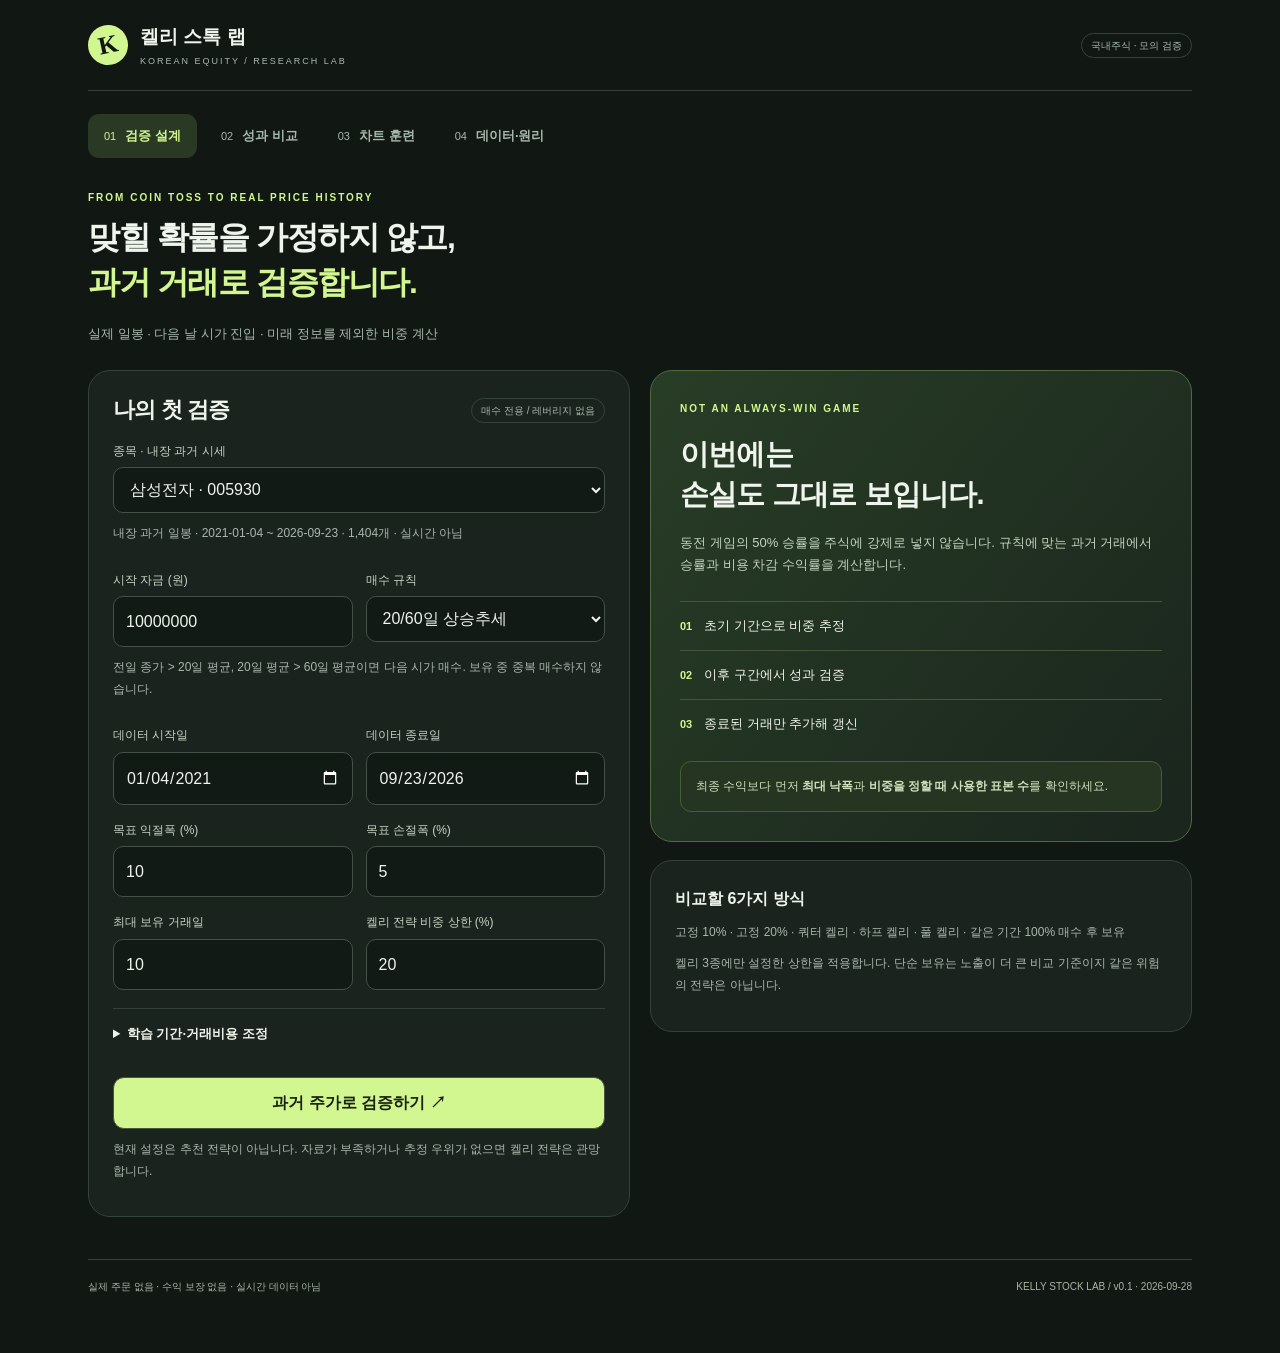
<file: kelly-stock-lab/index.html>
<!doctype html>
<html lang="ko"><head><meta charset="utf-8"><meta name="viewport" content="width=device-width,initial-scale=1,viewport-fit=cover"><meta name="theme-color" content="#111813"><meta name="robots" content="noindex,nofollow"><title>켈리 스톡 랩 · 국내주식 검증</title><meta name="description" content="실제 과거 일봉으로 검증하는 국내주식 켈리 비중 연구·모의훈련 앱. 실시간 시세 및 주문 연결 없음."><link rel="stylesheet" href="style.css"><script src="prices.js" defer></script><script src="engine.js" defer></script><script src="app.js" defer></script></head><body>
<noscript><div class="warn">JavaScript를 실행할 수 있는 Safari 또는 Chrome에서 열어 주세요.</div></noscript>
<div class="shell"><header><div class="brand"><b class="mark">K</b><div><strong>켈리 스톡 랩</strong><small>KOREAN EQUITY / RESEARCH LAB</small></div></div><span class="pill">국내주식 · 모의 검증</span></header>
<nav class="tabs" aria-label="앱 메뉴"><button data-tab="setup" class="active">01<span>검증 설계</span></button><button data-tab="results">02<span>성과 비교</span></button><button data-tab="replay">03<span>차트 훈련</span></button><button data-tab="data">04<span>데이터·원리</span></button></nav>
<main><section id="setupPage"><div class="hero"><div class="eyebrow">FROM COIN TOSS TO REAL PRICE HISTORY</div><h1>맞힐 확률을 가정하지 않고,<br><em>과거 거래로 검증합니다.</em></h1><p>실제 일봉 · 다음 날 시가 진입 · 미래 정보를 제외한 비중 계산</p></div>
<div class="grid"><form class="card" id="designForm"><div class="card-title"><h2>나의 첫 검증</h2><span class="pill">매수 전용 / 레버리지 없음</span></div>
<label for="stock">종목 · 내장 과거 시세</label><select id="stock" required><option value="">가격 자료 읽는 중…</option></select><p id="dataStatus" class="hint" role="status">실제 시세 자료를 불러오는 중입니다.</p>
<div class="pair"><div><label for="capital">시작 자금 (원)</label><input id="capital" type="number" inputmode="numeric" value="10000000" min="10000" max="1000000000000" step="1" required></div><div><label for="rule">매수 규칙</label><select id="rule"><option value="trend">20/60일 상승추세</option><option value="breakout">20일 고가 돌파</option><option value="pullback">20일 평균보다 5% 하락</option></select></div></div><p id="ruleNote" class="hint"></p>
<div class="pair"><div><label for="from">데이터 시작일</label><input id="from" type="date" required></div><div><label for="to">데이터 종료일</label><input id="to" type="date" required></div></div>
<div class="pair"><div><label for="tp">목표 익절폭 (%)</label><input id="tp" value="10" type="number" inputmode="decimal" min="0.1" max="100" step="0.1" required></div><div><label for="sl">목표 손절폭 (%)</label><input id="sl" value="5" type="number" inputmode="decimal" min="0.1" max="50" step="0.1" required></div></div>
<div class="pair"><div><label for="hold">최대 보유 거래일</label><input id="hold" value="10" type="number" inputmode="numeric" min="1" max="120" step="1" required></div><div><label for="cap">켈리 전략 비중 상한 (%)</label><input id="cap" value="20" type="number" inputmode="decimal" min="0" max="100" step="0.1" required></div></div>
<details><summary>학습 기간·거래비용 조정</summary><div class="pair"><div><label for="split">앞부분 초기 추정 기간</label><select id="split"><option value="0.5">50%</option><option value="0.6" selected>60%</option><option value="0.7">70%</option></select></div><div><label for="minimum">최소 완료 표본</label><select id="minimum"><option value="10">10건 (매우 불안정)</option><option value="20" selected>20건 (기본)</option><option value="30">30건</option><option value="50">50건</option></select></div></div>
<div class="pair"><div><label for="fee">매수·매도 각각 수수료 (%)</label><input id="fee" value="0.015" type="number" inputmode="decimal" min="0" max="2" step="0.001" required></div><div><label for="tax">매도 추가비용 가정 (%)</label><input id="tax" value="0.2" type="number" inputmode="decimal" min="0" max="5" step="0.001" required></div></div><label for="slip">매수·매도 각각 불리한 체결오차 (%)</label><input id="slip" value="0.05" type="number" inputmode="decimal" min="0" max="5" step="0.001" required><p class="hint">모든 비용은 연습용 입력값입니다. 매도 추가비용은 세금 등을 단순화한 고정 가정이며, 과거 세율·개인별 과세·배당은 자동 반영하지 않습니다. 최소 표본 충족도 신뢰성을 보장하지 않습니다.</p></details>
<div id="formError" class="warn" hidden role="alert"></div><div class="runbar"><button id="runBtn" class="primary" type="submit">과거 주가로 검증하기 ↗</button></div><p class="hint">현재 설정은 추천 전략이 아닙니다. 자료가 부족하거나 추정 우위가 없으면 켈리 전략은 관망합니다.</p></form>
<aside><div class="card spotlight"><div class="eyebrow">NOT AN ALWAYS-WIN GAME</div><h2>이번에는<br>손실도 그대로 보입니다.</h2><p>동전 게임의 50% 승률을 주식에 강제로 넣지 않습니다. 규칙에 맞는 과거 거래에서 승률과 비용 차감 수익률을 계산합니다.</p><div class="steps"><div><b>01</b><span>초기 기간으로 비중 추정</span></div><div><b>02</b><span>이후 구간에서 성과 검증</span></div><div><b>03</b><span>종료된 거래만 추가해 갱신</span></div></div><div class="note">최종 수익보다 먼저 <strong>최대 낙폭</strong>과 <strong>비중을 정할 때 사용한 표본 수</strong>를 확인하세요.</div></div><div class="card"><h3>비교할 6가지 방식</h3><p class="hint">고정 10% · 고정 20% · 쿼터 켈리 · 하프 켈리 · 풀 켈리 · 같은 기간 100% 매수 후 보유</p><p class="hint">켈리 3종에만 설정한 상한을 적용합니다. 단순 보유는 노출이 더 큰 비교 기준이지 같은 위험의 전략은 아닙니다.</p></div></aside></div></section>
<section id="resultsPage" hidden><div class="eyebrow">OUT-OF-SAMPLE / WALK-FORWARD</div><h1>성장과 손실을 함께 보기</h1><div id="emptyResults" class="card empty">먼저 ‘검증 설계’에서 종목과 규칙을 선택해 주세요.</div><div id="resultContent" hidden><div id="resultMeta" class="hint"></div><div class="card"><div class="card-title"><h2>비중별 계좌 변화</h2><select id="focusStrategy" aria-label="상세 확인 전략"><option value="half">하프 켈리</option><option value="quarter">쿼터 켈리</option><option value="full">풀 켈리</option><option value="fixed20">고정 20%</option><option value="fixed10">고정 10%</option><option value="buyhold">100% 단순 보유</option></select></div><div id="metrics" class="metrics"></div><svg id="equityChart" class="chart" role="img" aria-label="전략별 검증기간 계좌 변화"></svg><div id="legend" class="legend"></div><button id="toggleHold" style="margin-top:12px;font-size:12px">차트에 100% 단순 보유 추가</button><p class="hint">기준 100으로 정규화한 일별 종가 평가액. 낙폭은 일중 최악값이 아닙니다. 모든 비교 방식은 동일한 기간과 비용 가정을 사용합니다.</p></div>
<div class="grid"><div class="card"><h3>훈련 시작 전에는 무엇을 알았나?</h3><div id="fitInfo"></div><div id="fitWarn" class="note"></div></div><div class="card"><h3>과거에서 마지막으로 추정한 비중</h3><div id="latestInfo"></div><p class="hint">수익 분포가 계속 같다는 가정의 표본 추정치입니다. 현재 매수 지시나 미래 수익 예측이 아닙니다. 드문 대폭락과 추정 오차는 반영이 불충분할 수 있습니다.</p></div></div>
<div class="card"><h3>모든 비중의 성적표</h3><div class="table-wrap"><table><thead><tr><th>방식</th><th>최종 자금</th><th>수익률</th><th>최대 낙폭</th><th>체결 횟수</th></tr></thead><tbody id="scoreBody"></tbody></table></div></div><div class="card"><div class="card-title"><h3>선택한 전략의 검증 기록</h3><button id="exportBtn">CSV 저장</button></div><p id="ledgerInfo" class="hint"></p><div class="table-wrap"><table><thead><tr><th>진입 → 청산</th><th>비중</th><th>주수</th><th>손익</th><th>추정 표본</th><th>청산 이유</th></tr></thead><tbody id="ledgerBody"></tbody></table></div><p class="hint">0주 행은 관망 또는 1주 매수금 부족입니다. 가상 규칙 거래는 계속 관찰해 이후 비중 추정에 사용합니다.</p></div></div></section>
<section id="replayPage" hidden><div class="eyebrow">PRICE REPLAY / NO REAL ORDERS</div><h1>하루씩, 직접 판단하기</h1><p class="hint">선택 종목의 검증 구간을 한 거래일씩 진행합니다. 차트에는 진행한 날까지만 표시됩니다. 이전에 전체 차트를 본 경험까지 제거하는 맹검 시험은 아닙니다.</p><div class="card"><div class="card-title"><h2 id="replayTitle">설정 후 훈련을 시작하세요.</h2><button id="restartReplay">새 훈련</button></div><div id="replayBalance" class="big">₩10,000,000</div><p id="replayStatus" class="hint"></p><svg id="priceChart" class="chart" role="img" aria-label="진행한 날까지만 보이는 주가"></svg><div class="pair"><div><label for="replayBet">직접 정하는 매수 비중 (%)</label><input id="replayBet" type="number" value="20" min="0" max="100" step="1" inputmode="numeric"></div><div><label>진행 방식</label><p class="hint">예약한 매수·매도는 다음 거래일 시가에 처리합니다.</p></div></div><div class="replay-actions"><button id="buyReplay" class="primary">다음 시가 매수</button><button id="sellReplay">다음 시가 매도</button><button id="nextReplay">하루 관망 / 보유</button></div><div id="replayEvent" class="note" role="status">실제 자금과 연결되지 않은 가상 훈련입니다.</div><p class="hint">설계 화면의 익절·손절·보유기간·비용을 그대로 적용합니다. 수동 비중은 켈리 상한과 별개입니다. 설정을 바꾸면 ‘새 훈련’을 눌러 반영하세요. 기록은 이 페이지를 닫으면 초기화됩니다.</p></div></section>
<section id="dataPage" hidden><div class="eyebrow">TRANSPARENCY FIRST</div><h1>데이터와 계산의 한계</h1><div class="grid"><div class="card"><h2>내 종목 CSV 불러오기</h2><p>종목 하나의 일봉을 업로드하면 같은 엔진으로 검증합니다. 업로드 자료는 브라우저 메모리에만 두며 서버로 전송하지 않습니다.</p><label for="csvName">종목명 또는 코드</label><input id="csvName" placeholder="예: 현대자동차 005380" maxlength="60"><label for="csvInput">일봉 CSV · 최대 3MB</label><input id="csvInput" type="file" accept=".csv,.tsv,text/csv,text/tab-separated-values"><p class="hint">열: 날짜, 시가, 고가, 저가, 종가, 거래량<br>영문 Date,Open,High,Low,Close,Volume도 지원합니다. 일봉 240개 이상을 권장하며, UTF-8과 EUC-KR을 읽습니다.</p><button id="sampleCSV">CSV 형식 예시 저장</button><div id="csvMessage" class="note" hidden></div><p class="hint">날짜 중복·가격 범위 오류를 차단합니다. 수정종가만 있는 자료를 원래 시가·고가·저가와 섞지 마세요. 기업행사 조정은 공급자 자료를 먼저 확인해야 합니다.</p></div><div class="card"><h2>내장 시세의 출처</h2><div id="sourceInfo" class="hint"></div><div class="warn">이 버전은 저장된 과거 일봉을 사용합니다. 실시간·오늘 종가 자동 업데이트·증권계좌 주문은 연결하지 않았습니다.</div></div></div>
<div class="card"><h2>검증 엔진의 약속과 한계</h2><details open><summary>미래 정보 없이 비중을 정합니다</summary><p>초기 기간 안에서 정상 종료된 규칙 거래만 첫 켈리 추정에 사용합니다. 검증 구간에서는 새 거래가 시작하기 전에 이미 종료된 가상 거래만 추가합니다. 해당 구간 마지막 강제청산 거래는 이후 추정 표본에서 제외합니다.</p><p>최소 표본 미만이면 켈리 투자 비중은 0%입니다. 표본이 충분해도 표본 평균 순수익이 0 이하이면 이 모형에서는 관망합니다. 결과를 반복해서 보고 규칙을 바꾸면 검증 구간에도 과최적화될 수 있습니다.</p></details><details><summary>단순 승률 대신 거래 수익률을 사용합니다</summary><div class="formula">f* = argmax  평균[ ln(1 + f × r) ]<br>0 ≤ f ≤ 1</div><p>r은 가상 규칙 거래의 체결오차·수수료·매도 추가비용을 반영한 순수익률입니다. 전체 현금을 기준으로 한 투입 비중이며, 손실 위험금액의 비율과 다릅니다. 균등 가중 과거 표본의 기본 켈리 추정이지 위험제약·강건 최적화는 아닙니다.</p><p>쿼터/하프/풀 비중을 계산한 후 각각 설정한 상한을 적용합니다. 상한 때문에 세 전략이 같은 비중으로 나올 수 있습니다. 실제 체결 주수는 1주 단위로 내림하며 매수 수수료를 예산 안에 포함합니다.</p></details><details><summary>불리한 체결과 일봉의 한계</summary><p>전일 종가 신호 → 다음 거래일 시가 진입. 손절선 아래로 시가가 벌어지면 손절선이 아닌 시가로 처리합니다. 일봉 안에서 익절·손절선을 모두 건드리면 손절을 먼저 적용합니다. 모든 가격에는 지정한 불리한 체결오차를 추가합니다.</p><p>익절·손절은 시장가 모형입니다. 거래정지·하한가 매도 불가·호가·체결 대기·거래대금 대비 시장 충격·가격 단위·결제일 제약은 완전히 구현하지 않았습니다. 따라서 실제 체결보다 유리할 수 있습니다. 금리·배당·권리변동·연도별 세율·개인 양도세를 반영하지 않습니다.</p><p>마지막 날 보유 물량은 종가에 강제청산합니다. 최대 낙폭은 거래 중인 날도 포함한 일별 종가 평가액 기준입니다. 한 종목씩 검증하며, 여러 종목의 상관관계나 포트폴리오 켈리는 계산하지 않습니다.</p></details><details><summary>자료의 선택 편향과 보안</summary><p>내장 3종목은 화면 테스트용 예시이며 추천·시장 전체 표본이 아닙니다. 살아남은 종목만 고른 편향이 있을 수 있습니다. 차트 공급자의 수정주가와 배당 처리를 독립적으로 검증하지 않았습니다. 실제 매매에 사용할 결과는 증권사 등 별도 원자료와 대조하세요.</p><p>로그인·계좌번호·API 키를 요구하지 않습니다. 공개 호스팅 업체에는 접속 로그가 남을 수 있으나 앱 자체는 거래 내역·업로드 자료를 전송하지 않습니다. 새로고침하면 업로드 자료와 수동 훈련 기록은 사라집니다.</p></details><p class="hint">수학적 참고: <a href="https://web.stanford.edu/~boyd/papers/robust_kelly.html" target="_blank" rel="noopener noreferrer">Sun & Boyd, Distributional Robust Kelly Gambling</a> · 시세 연동 확장 참고: <a href="https://github.com/koreainvestment/open-trading-api" target="_blank" rel="noopener noreferrer">한국투자증권 공식 Open API</a></p></div></section></main>
<footer>실제 주문 없음 · 수익 보장 없음 · 실시간 데이터 아님<span> KELLY STOCK LAB / v0.1 · 2026-09-28</span></footer></div><div class="toast" id="toast" role="status" hidden></div></body></html>
</file>
<file: kelly-stock-lab/style.css>
:root{--bg:#111813;--panel:#1a231d;--line:#354239;--ink:#eff4ec;--mute:#a9b8ad;--lime:#d2f791;--red:#ff9d96;--green:#9de4b5}*{box-sizing:border-box}body{margin:0;background:var(--bg);color:var(--ink);font:15px/1.7 -apple-system,BlinkMacSystemFont,'Apple SD Gothic Neo','Malgun Gothic',sans-serif;font-variant-numeric:tabular-nums}button,input,select{font:inherit}input,select{font-size:16px;max-width:100%;width:100%;min-width:0;background:#111a14;color:var(--ink);border:1px solid #435146;border-radius:10px;padding:11px 12px;min-height:46px;color-scheme:dark}button{border:1px solid #475640;border-radius:11px;background:#273329;color:var(--ink);padding:10px 15px;min-height:44px;cursor:pointer;touch-action:manipulation}button:disabled{opacity:.42;cursor:not-allowed}button:hover:not(:disabled){border-color:var(--lime)}button:focus-visible,input:focus-visible,select:focus-visible,summary:focus-visible{outline:3px solid var(--lime);outline-offset:3px}button.primary{background:var(--lime);color:#192111;font-weight:800}.shell{max-width:1160px;margin:auto;padding:0 28px 40px}header{height:91px;display:flex;align-items:center;justify-content:space-between;border-bottom:1px solid var(--line)}.brand{display:flex;gap:12px;align-items:center}.brand strong{font-size:19px}.brand small{display:block;font-size:9px;color:var(--mute);letter-spacing:2px}.mark{display:grid;place-items:center;background:var(--lime);color:var(--bg);border-radius:50%;width:40px;height:40px;font:700 25px Georgia;transform:rotate(-12deg)}.pill{display:inline-block;font-size:10px;color:var(--mute);border:1px solid var(--line);border-radius:30px;padding:3px 9px}.tabs{display:flex;gap:8px;margin:23px 0 31px}.tabs button{background:none;border-color:transparent;color:var(--mute);font-size:11px;display:flex;gap:9px;align-items:center}.tabs span{font-size:13px;font-weight:650}.tabs .active{color:var(--lime);background:#293924}.eyebrow{font-size:10px;letter-spacing:2px;color:var(--lime);font-weight:700}h1{font-size:32px;letter-spacing:-1.4px;line-height:1.4;margin:9px 0 18px}h1 em{font-style:normal;color:var(--lime)}h2{font-size:22px;letter-spacing:-.8px;line-height:1.4;margin:0 0 13px}h3{font-size:16px;margin:0 0 10px}p{margin:10px 0}.hero{margin-bottom:25px}.hero p{font-size:13px;color:var(--mute)}.grid{display:grid;grid-template-columns:minmax(0,1fr) minmax(0,1fr);gap:20px;align-items:start}.card{background:var(--panel);border:1px solid var(--line);padding:24px;border-radius:22px;margin-bottom:18px;min-width:0}.card-title{display:flex;align-items:center;justify-content:space-between;gap:12px;margin-bottom:15px}.card-title h2,.card-title h3{margin:0}.card-title select{width:165px}.spotlight{background:linear-gradient(130deg,#283d26,#1a251d);border-color:#516843;padding:29px}.spotlight h2{font-size:29px;margin:17px 0}.spotlight p{font-size:13px;color:#c4d3bd}.steps>div{display:flex;align-items:center;gap:12px;font-size:13px;padding:13px 0;border-top:1px solid #46553c}.steps{margin-top:25px}.steps b{color:var(--lime);font-size:11px}label{display:block;font-size:12px;color:#c6d3c5;margin:15px 0 6px}.pair{display:grid;grid-template-columns:minmax(0,1fr) minmax(0,1fr);gap:13px}.hint{font-size:12px;line-height:1.8;color:var(--mute);overflow-wrap:anywhere}.note,.warn{font-size:12px;line-height:1.85;padding:13px 15px;border-radius:11px;margin-top:13px}.note{background:#263522;border:1px solid #455e36;color:#cde1bc}.warn{background:#392e22;border:1px solid #776047;color:#f4d5aa}.warn p{margin:0}.runbar{margin-top:22px}.runbar button{width:100%;font-size:16px;min-height:52px}details{border-top:1px solid var(--line);margin-top:18px;padding-top:14px}summary{font-size:13px;font-weight:700;cursor:pointer;min-height:32px}details p{color:var(--mute);font-size:13px}footer{font-size:10px;color:#a8b5a5;border-top:1px solid var(--line);padding:18px 0;margin-top:24px;display:flex;justify-content:space-between;gap:12px}.metrics{display:grid;grid-template-columns:repeat(3,minmax(0,1fr));gap:12px;margin-top:20px}.metric{background:#111b14;border:1px solid #344633;border-radius:12px;padding:13px}.metric b{display:block;font-size:24px;overflow-wrap:anywhere;line-height:1.4;margin-top:5px}.metric span{color:var(--mute);font-size:11px}.up{color:var(--green)}.down{color:var(--red)}.chart{display:block;width:100%;height:310px;margin:20px 0 8px;overflow:visible}.legend{display:flex;flex-wrap:wrap;gap:10px 16px;font-size:11px;color:var(--mute)}.legend i{width:15px;height:3px;display:inline-block;margin-right:5px;vertical-align:middle}.table-wrap{overflow:auto;max-width:100%;-webkit-overflow-scrolling:touch}table{border-collapse:collapse;width:100%;font-size:12px}th,td{text-align:right;padding:11px 10px;border-bottom:1px solid #354134;white-space:nowrap}th{color:var(--mute);font-size:10px;font-weight:500}th:first-child,td:first-child{text-align:left}tbody tr:last-child td{border-bottom:0}.selected-row{background:#283526}table button{min-height:35px;padding:4px 7px;font-size:12px}.big{font-size:33px;font-weight:750;letter-spacing:-.8px;overflow-wrap:anywhere}.fitline{display:flex;justify-content:space-between;gap:14px;border-bottom:1px solid var(--line);padding:10px 0;font-size:13px}.fitline span{color:var(--mute)}.fitline b{text-align:right}.replay-actions{display:grid;grid-template-columns:1fr 1fr 1fr;gap:9px;margin-top:20px}.replay-actions button{font-size:13px}.formula{font:15px/1.9 ui-monospace,monospace;background:#111b14;padding:16px;border:1px solid var(--line);border-radius:11px;color:var(--lime);overflow:auto}.empty{padding:40px;color:var(--mute);text-align:center}.toast{position:fixed;left:50%;transform:translateX(-50%);bottom:22px;max-width:90%;padding:13px 20px;border-radius:12px;color:#162011;background:#ebf4dc;box-shadow:0 8px 32px #0005;z-index:60;font-size:13px;pointer-events:none}a{color:var(--lime)}[hidden]{display:none!important}input[type=file]{font-size:13px}input[type=file]::file-selector-button{border:0;padding:5px 10px;border-radius:6px;margin-right:10px;background:var(--lime);color:#152014}
@media(max-width:799px){.shell{padding:0 max(16px,env(safe-area-inset-left)) calc(170px + env(safe-area-inset-bottom)) max(16px,env(safe-area-inset-right));max-width:580px}header{height:70px;margin-bottom:20px}.brand strong{font-size:17px}.brand small{letter-spacing:1.2px;font-size:8px}.mark{width:34px;height:34px;font-size:22px}header>.pill{font-size:9px;padding:3px 7px}.tabs{position:fixed;bottom:0;left:0;right:0;height:calc(72px + env(safe-area-inset-bottom));margin:0;background:#101813f7;backdrop-filter:blur(14px);border-top:1px solid var(--line);padding:7px 5px calc(7px + env(safe-area-inset-bottom));z-index:30;display:grid;grid-template-columns:repeat(4,1fr);gap:0}.tabs button{flex-direction:column;gap:1px;padding:4px 2px;min-height:51px;font-size:10px}.tabs span{font-size:11px}.hero{margin-bottom:19px}.hero .eyebrow{font-size:8px;letter-spacing:1.5px}h1{font-size:25px;letter-spacing:-1px;line-height:1.45}.hero p{font-size:11px}.grid{display:block}.card{padding:19px;border-radius:19px;margin-bottom:15px}.card-title h2{font-size:19px}.card-title>.pill{display:none}.pair{gap:10px}label{font-size:11px;margin-top:13px}.hint{font-size:11px}.spotlight{padding:22px}.spotlight h2{font-size:25px}aside{margin-top:19px}.runbar{position:fixed;bottom:calc(72px + env(safe-area-inset-bottom));left:0;right:0;margin:0;padding:10px 16px;background:#121b15f7;border-top:1px solid var(--line);z-index:31;backdrop-filter:blur(12px)}.runbar button{min-height:48px;font-size:15px}.metrics{gap:7px}.metric{padding:10px 8px}.metric b{font-size:19px}.metric span{font-size:9px}.chart{height:250px;margin-top:17px}.card-title select{width:128px;font-size:14px;padding:8px;min-height:42px}.legend{font-size:10px;gap:7px 11px}.big{font-size:29px}.replay-actions{grid-template-columns:1fr 1fr}.replay-actions button:last-child{grid-column:1/-1}.replay-actions button{min-height:47px;font-size:12px}.fitline{font-size:12px}footer{display:block;font-size:9px}footer span{display:block}.toast{bottom:calc(151px + env(safe-area-inset-bottom));font-size:12px}.table-wrap{overscroll-behavior-x:contain}#dataPage h2{font-size:20px}#dataPage p{font-size:12px}.note,.warn{font-size:11px}}
@media(max-width:360px){.shell{padding-left:12px;padding-right:12px}.card{padding:16px}.brand strong{font-size:16px}header>.pill{display:none}.card-title{gap:7px}.card-title h2{font-size:17px}.metric b{font-size:17px}.eyebrow{font-size:9px}.big{font-size:26px}}
@media(prefers-reduced-motion:reduce){*{scroll-behavior:auto!important;animation:none!important;transition:none!important}}
</file>
